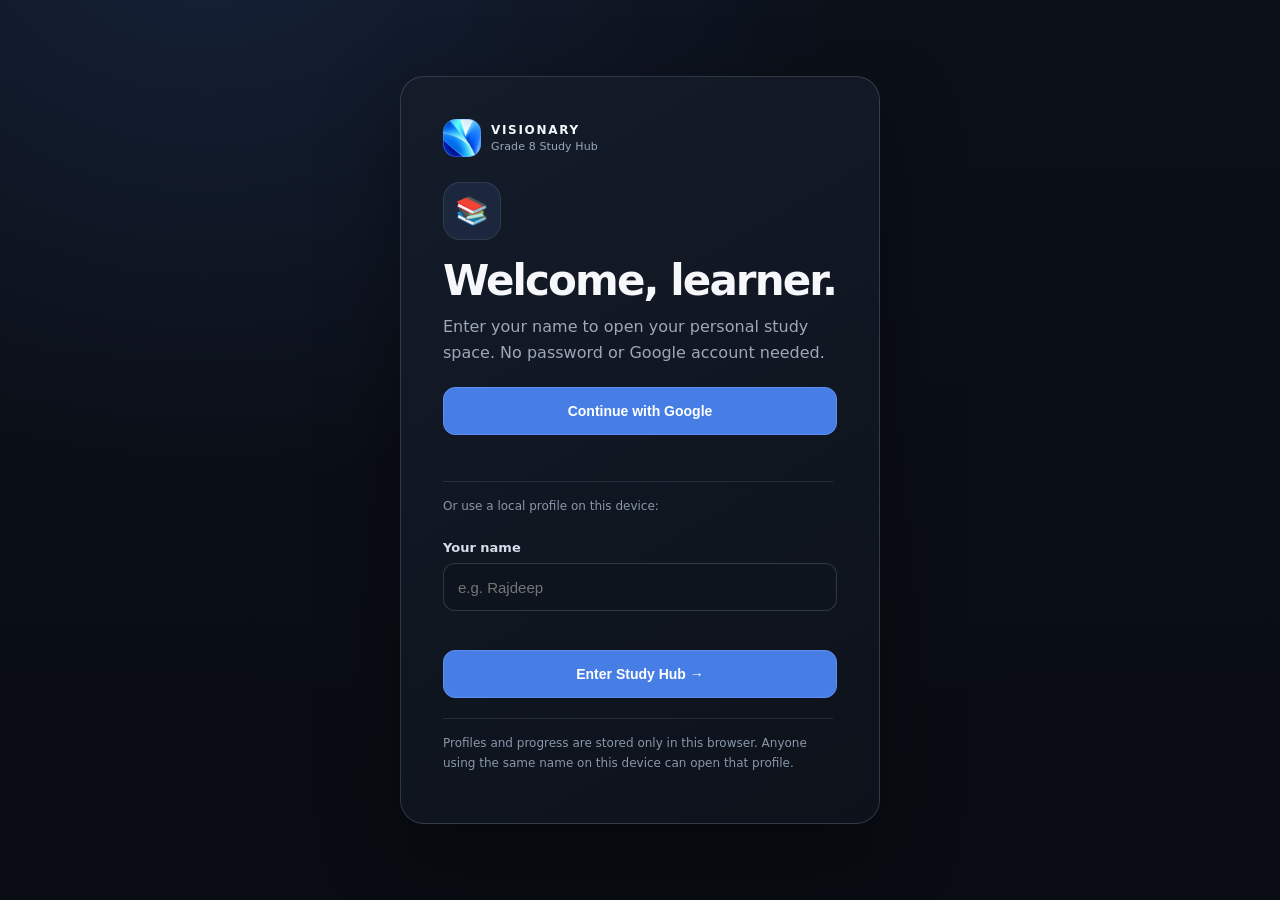
<file: index.html>
<!doctype html><html lang="en"><head><meta charset="UTF-8"><meta name="viewport" content="width=device-width,initial-scale=1"><title>Visionary | Grade 8 Study Hub</title><link rel="icon" type="image/png" href="assets/visionary-study-hub-logo.png?v=1"><script>if(!localStorage.getItem("v8profile"))location.replace("login.html");</script><style>
:root{font-family:Inter,system-ui,sans-serif;color:#f0f5ff;background:#090f20}*{box-sizing:border-box}body{margin:0;background:radial-gradient(ellipse at top left,#1c2c55,#090f20 65%);min-height:100vh}.wrap{max-width:1120px;margin:auto;padding:30px 20px}header{display:flex;justify-content:space-between;align-items:center;gap:12px}h1{font-size:clamp(28px,5vw,48px);margin:26px 0 8px}p{color:#abb9d4}.brand{font-weight:800;color:#93b7ff}.pill{border:1px solid #334767;padding:9px 13px;border-radius:50px;color:#bcd2fa;font-size:13px}.grid{display:grid;grid-template-columns:repeat(auto-fit,minmax(240px,1fr));gap:18px;margin-top:30px}.card{border:1px solid #334361;border-radius:20px;background:linear-gradient(145deg,#1c2a49,#121b30);overflow:hidden;cursor:pointer;transition:transform .25s,box-shadow .25s}.card:hover{transform:translateY(-5px);box-shadow:0 18px 40px #0006}.art{height:150px;display:grid;place-items:center;font-size:70px;background:linear-gradient(125deg,#233a68,#283e58,#16223d)}.pad{padding:19px}.pad h2{margin:0 0 8px;font-size:22px}.small{color:#b4c4df;font-size:14px}.btn{border:1px solid #526a92;background:#243a62;color:white;border-radius:12px;padding:12px 16px;cursor:pointer;text-decoration:none;display:inline-block;font-weight:650}.btn.primary{background:#5477ff;border-color:#5477ff}.btn:focus-visible,.card:focus-visible{outline:3px solid #9dbaff;outline-offset:3px}.top{display:flex;justify-content:space-between;gap:12px;align-items:center;flex-wrap:wrap;margin-top:24px}.hidden{display:none!important}.page{animation:turn .55s ease both;transform-origin:left center}@keyframes turn{from{opacity:0;transform:perspective(1100px) rotateY(-28deg) translateX(25px)}to{opacity:1;transform:perspective(1100px) rotateY(0)}}.chapter{display:flex;gap:14px;align-items:center;padding:13px;border:1px solid #34425c;background:#16213a;border-radius:15px;margin:11px 0;cursor:pointer}.chapter:hover{background:#233456}.thumb{width:112px;min-width:112px;height:74px;border-radius:11px;display:grid;place-items:center;background:linear-gradient(135deg,#385484,#1c2b49);font-size:28px}.chapter strong{display:block;margin-bottom:5px}.video{aspect-ratio:16/9;width:100%;border:0;border-radius:16px;background:#141d30}.lesson{max-width:850px}.note{border:1px solid #42506b;border-radius:12px;padding:13px;color:#c8d5ed;background:#17243e;margin:20px 0}input[type=search]{width:100%;padding:14px;border:1px solid #4b6085;border-radius:13px;background:#101a2e;color:white;margin-top:20px}label{display:flex;gap:9px;align-items:center;margin-top:15px}footer{margin:45px 0;color:#8396b6;font-size:13px}@media(max-width:550px){.thumb{width:80px;min-width:80px;height:66px}.wrap{padding:20px 14px}}
.auth-panel{margin:18px 0;padding:20px;border:1px solid #435a83;background:#14233f;border-radius:18px;max-width:520px}.auth-panel input{display:block;width:100%;padding:12px;margin:10px 0;background:#0b1630;border:1px solid #526b95;border-radius:10px;color:white}.auth-panel .btn{margin:5px}.auth-status{font-size:14px;color:#b9c9e9}.hidden{display:none!important}.video-list{display:grid;grid-template-columns:repeat(auto-fit,minmax(min(100%,290px),1fr));gap:16px;margin:20px 0}.video-card{border:1px solid #3b5175;border-radius:16px;overflow:hidden;background:#17243e}.video-card img{display:block;width:100%;aspect-ratio:16/9;object-fit:cover;background:#1a2a46}.video-info{padding:16px}.video-info h3{font-size:16px;line-height:1.4;margin:8px 0}.video-info p{font-size:13px;margin:6px 0}.video-label{font-size:12px;color:#b6caff}.video-warning{font-size:12px;color:#ffcf96}.video-empty{padding:20px;border:1px dashed #5b7094;border-radius:14px}.practice-panel{margin:28px 0;padding:22px;border:1px solid #3b5175;border-radius:18px;background:#15233c}.practice-panel h2{margin-top:0}.practice-question{border:1px solid #3b5175;padding:16px;border-radius:14px;margin:14px 0}.practice-question legend{font-weight:650;margin-bottom:12px;padding:0 6px}.practice-option{display:block;padding:9px 10px;margin:7px 0;border:1px solid #4a5c78;border-radius:10px;cursor:pointer}.practice-option input{margin-right:9px}.practice-result{margin:12px 0;padding:14px;border-radius:12px;background:#253b54}.practice-note{opacity:.82;font-size:13px}.practice-panel button{cursor:pointer}.practice-correct{border-color:#36b58a}.practice-wrong{border-color:#d98b70}.video-search-thumbnail,.video-thumb-fallback{display:grid;place-items:center;min-height:145px;border-radius:12px;background:linear-gradient(130deg,#23395b,#121d34);font-size:38px;color:#f0f4ff;margin-bottom:14px}.video-search-thumbnail{max-width:320px}.video-thumb-fallback{font-size:17px}.exam-controls{display:flex;flex-wrap:wrap;gap:10px;margin:18px 0}.exam-controls select{min-width:140px;flex:1;background:#162944;color:#fff;border:1px solid #64799a;border-radius:10px;padding:12px}.exam-controls button{flex:1;min-width:145px}.practice-question textarea{display:block;width:100%;box-sizing:border-box;min-height:100px;padding:12px;border:1px solid #6c82a1;border-radius:10px;background:#0c1930;color:#fff;font:inherit}.exam-clock{font-weight:750;color:#ffd18a}</style><link rel="stylesheet" href="workspace.css"><link rel="stylesheet" href="ui-polish.css?v=logo-1"><link rel="stylesheet" href="study-settings.css?v=1"></head><body>
<aside class="study-sidebar" id="studySidebar" aria-label="Study app navigation">
  <a class="study-side-brand" href="index.html"><img src="assets/visionary-study-hub-logo.png" alt=""><span>VISIONARY<small>Grade 8 Study Hub</small></span></a>
  <nav aria-label="Main navigation">
    <div class="study-side-caption">LEARN</div>
    <button type="button" class="study-link" data-study-nav="home" aria-current="page"><span class="study-icon" aria-hidden="true">⌂</span> Dashboard</button>
    <button type="button" class="study-link" data-study-nav="subjects"><span class="study-icon" aria-hidden="true">▦</span> Subjects</button>
    <a class="study-link" data-study-nav="timetable" href="timetable.html"><span class="study-icon" aria-hidden="true">▣</span> My Timetable</a>
    <button type="button" class="study-link" data-study-nav="notes"><span class="study-icon" aria-hidden="true">✎</span> Notes &amp; Files</button>
    <div class="study-side-caption">YOUR SPACE</div>
    <button type="button" class="study-link" data-study-nav="settings"><span class="study-icon" aria-hidden="true">⚙</span> Settings</button>
  </nav>
  <div class="study-side-foot">
    <div class="study-side-user" id="sideProfileName">Student profile</div>
    <button type="button" class="study-link signout" data-study-nav="logout"><span class="study-icon" aria-hidden="true">⇥</span> Log out</button>
  </div>
</aside>
<button type="button" id="studyOverlay" class="study-overlay" aria-label="Close navigation menu"></button>
<main class="wrap"><header><span class="brand"><span class="brand-mark" aria-hidden="true"></span><span class="brand-copy"><strong>VISIONARY</strong><small>Grade 8 Study Hub</small></span></span><span class="pill" id="counter">0 lessons completed</span><span class="pill" id="profileName" aria-label="Current student"></span><button class="btn" onclick="StudyWorkspace.open()" title="Open your Notes and Files study workspace">📚 Notes &amp; Files</button><button type="button" class="btn study-menu-button" id="sidebarToggle" aria-controls="studySidebar" aria-expanded="false">☰ Menu</button></header>
<section id="settingsPanel" class="page hidden study-panel" aria-labelledby="settingsTitle">
  <div class="study-panel-header">
    <div><p class="study-panel-kicker">MAKE IT YOURS</p><h1 id="settingsTitle">Settings</h1><p>Shape a comfortable study space that helps you focus. Changes save automatically on this device.</p></div>
    <button type="button" class="btn" onclick="goHome()">← Back to dashboard</button>
  </div>
  <div class="study-settings-grid">
    <section class="study-setting-card" aria-labelledby="themeTitle">
      <h2 id="themeTitle">Appearance</h2><p>Choose the lighting that feels right for your eyes.</p>
      <div class="study-choice-group" role="group" aria-label="Color theme">
        <button class="study-choice" type="button" data-pref-option="theme:dark" aria-pressed="true">🌙 Dark</button>
        <button class="study-choice" type="button" data-pref-option="theme:light" aria-pressed="false">☀️ Light</button>
        <button class="study-choice" type="button" data-pref-option="theme:system" aria-pressed="false">◐ System</button>
      </div>
    </section>
    <section class="study-setting-card" aria-labelledby="colorTitle">
      <h2 id="colorTitle">Accent color</h2><p>Pick your favorite highlight color.</p>
      <div class="study-choice-group" role="group" aria-label="Accent color">
        <button class="study-choice study-color" type="button" data-pref-option="accent:blue" aria-pressed="true" style="--swatch:#6486ff"><span class="dot" aria-hidden="true"></span> Blue</button>
        <button class="study-choice study-color" type="button" data-pref-option="accent:violet" aria-pressed="false" style="--swatch:#9873ee"><span class="dot" aria-hidden="true"></span> Violet</button>
        <button class="study-choice study-color" type="button" data-pref-option="accent:teal" aria-pressed="false" style="--swatch:#008c89"><span class="dot" aria-hidden="true"></span> Teal</button>
        <button class="study-choice study-color" type="button" data-pref-option="accent:coral" aria-pressed="false" style="--swatch:#d65b42"><span class="dot" aria-hidden="true"></span> Coral</button>
        <button class="study-choice study-color" type="button" data-pref-option="accent:gold" aria-pressed="false" style="--swatch:#ab7700"><span class="dot" aria-hidden="true"></span> Gold</button>
      </div>
    </section>
    <section class="study-setting-card" aria-labelledby="textTitle">
      <h2 id="textTitle">Reading comfort</h2><p>Adjust the text size for easier reading.</p>
      <div class="study-choice-group" role="group" aria-label="Reading text size">
        <button class="study-choice" type="button" data-pref-option="font:small">Small</button>
        <button class="study-choice" type="button" data-pref-option="font:normal">Comfortable</button>
        <button class="study-choice" type="button" data-pref-option="font:large">Large</button>
      </div>
    </section>
    <section class="study-setting-card" aria-labelledby="focusTitle">
      <h2 id="focusTitle">Focus &amp; accessibility</h2><p>Reduce visual distractions when you study.</p>
      <label class="study-setting-row" for="study-compact"><span><strong>Compact layout</strong><span>Show more content with smaller cards.</span></span><input type="checkbox" id="study-compact"></label>
      <label class="study-setting-row" for="study-motion"><span><strong>Reduce animation</strong><span>Use calmer transitions and less movement.</span></span><input type="checkbox" id="study-motion"></label>
    </section>
    <section class="study-setting-card wide" aria-labelledby="accountTitle">
      <h2 id="accountTitle">Account &amp; preferences</h2><p>Your progress and timetable stay on this device. Signing out will not delete them.</p>
      <div class="study-choice-group">
        <button class="study-choice" type="button" id="resetStudyPrefs">↺ Reset appearance settings</button>
        <button class="study-choice study-danger" type="button" data-study-nav="logout">Log out of Visionary Study</button>
      </div>
      <p class="study-settings-message" id="studyPrefStatus" aria-live="polite"></p>
      <p class="study-preference-note">Timetable blocks use a 12-hour clock with AM and PM.</p>
    </section>
  </div>
</section>
<section id="home" class="page"><section class="home-hero" aria-labelledby="homeTitle"><div class="home-hero-copy"><span class="home-eyebrow">VISIONARY · GRADE 8</span><h1 id="homeTitle">Your learning bookshelf.</h1><p>Choose a subject. Open a chapter. Learn at your own pace.</p><div class="home-hero-actions"><a class="btn primary" href="#subjects">Explore subjects <span aria-hidden="true">↓</span></a><button class="btn" type="button" onclick="StudyWorkspace.open()">Open Notes &amp; Files <span aria-hidden="true">↗</span></button><button id="continueLesson" class="btn continue-lesson hidden" type="button">Continue learning <span id="continueLessonLabel"></span></button></div><div class="home-progress"><span>Learning progress</span><strong id="homeProgress">0 chapters complete</strong></div></div><div class="home-hero-art" aria-hidden="true"><span class="hero-orbit hero-orbit-a"></span><span class="hero-orbit hero-orbit-b"></span><div class="hero-book-shadow"></div><div class="hero-book"><span class="hero-book-cover"></span><span class="hero-book-pages"></span><span class="hero-book-spine"></span><span class="hero-book-mark">V</span></div><span class="hero-float hero-float-top">✦ &nbsp; READY TO LEARN</span><span class="hero-float hero-float-bottom"><b>01</b> &nbsp; One chapter at a time</span></div></section><div class="home-subject-heading"><div><span class="home-eyebrow">YOUR CURRICULUM</span><h2>Explore your subjects</h2></div><p>Pick a subject to see its chapters.</p></div><div class="note" id="todayStudyCard" style="margin:24px 0;border-color:#638cff;background:linear-gradient(135deg,#1b3159,#12243e)"><h2>🕒 Your current study block</h2><p id="todayStudyText" aria-live="polite">Checking your timetable…</p><a class="btn primary" href="timetable.html" id="timetableAction">Create timetable →</a></div><div class="grid" id="subjects"></div></section><section id="folder" class="hidden page"><button class="btn" onclick="goHome()">← All subjects</button><h1 id="folderTitle"></h1><p>Choose a chapter to open your lesson.</p><input type="search" id="search" placeholder="Find a chapter..." oninput="renderChapters()"><div id="chapters"></div></section><section id="lesson" class="hidden page lesson"><button class="btn" onclick="openFolder(activeSubject)">← Back to chapters</button><h1 id="lessonTitle"></h1><div id="media"></div><p><button class="btn" type="button" onclick="StudyWorkspace.newStudyNote()">✎ Take notes for this chapter</button></p><div class="note video-disclosure"><strong>About these video suggestions</strong><br>Links may not be teacher-reviewed or match your exact textbook chapter. If no direct match is available, YouTube search results are unreviewed. Check the video title and source before studying.</div><label><input type="checkbox" id="done" onchange="saveProgress()"> Mark this chapter complete</label></section><section id="studyWorkspace" class="hidden"></section><footer>Learning resources link to their original creators on YouTube. Not affiliated with NCERT or YouTube.</footer></main><script>
const subjects=[["SST","🌍",["World Geography: Some Glimpses","India's Long Long Road to Independence","A Journey Through Indian Architecture","The Role of Judiciary in Our Society","Citizenship: Rights and Duties","Dynamics of Population","India's Urban Landscape","Cultural Currents: 13th to 17th Century"]],["English","📖",["The Cherry Tree","The Harvesting","Waiting for the Rain","Feathered Friends","Magnifying Glass","Biba Choudhary: The Beam of Light That Lit the Path for Women in Indian Science"]],["Maths","📐",["Fractions in Disguise","Baudhayana Pythagoras Theorem","Proportional Reasoning 2","Exploring Some Geometric Themes","Tales by Dots and Lines","Algebra Play","Area"]],["Science","🔬",["Light: Mirrors and Lenses","Electricity, Magnetism, and Heating Effects","Pressure, Winds, Storms, and Cyclones","The Amazing World of Solutes, Solvents, and Solutions","Keeping Time with Skies","How Nature Works in Harmony","Our Home, Earth: A Unique Life-Sustaining Planet"]],["Hindi","📙",["नहीं मांगता प्रभु","सारंगी, धनुष और हिम्मत","मुंबई डिब्बेवाला","निन्यानवे का चक्कर","तिरुवल्लुवर के दोहे","सपनों की उड़ान","पूर्वाख्यायिका","छोड़ो कल की बातें"]],["Marathi","📕",["गिर्यारोहणाचा अनुभव","झुळूक","आम्ही हवे आहोत का?","जीवनगाणी","शब्दकोश","संतवाणी (भाग १)","संतवाणी (भाग २)"]]];
const verified={"Science|Light: Mirrors and Lenses":"tGZ2gc-kzLY"};
let activeSubject=0,activeChapter=0;
let profile=localStorage.getItem('v8profile')||'';document.getElementById('profileName').textContent='👤 '+(profile.startsWith('google:')?'Google learner':profile);let state={};function loadProfile(){try{state=JSON.parse(localStorage.getItem('v8done:'+profile)||'{}')}catch{state={}};updateCount();if(typeof renderChapters==='function'&&document.getElementById('chapters'))renderChapters()}
const $=id=>document.getElementById(id);
const key=()=>activeSubject+'-'+activeChapter;
function updateCount(){const done=Object.values(state).filter(Boolean).length,total=subjects.reduce((n,s)=>n+s[2].length,0);$('counter').textContent=done+' lessons completed';const progress=$('homeProgress');if(progress)progress.textContent=done+' of '+total+' chapters complete';const button=$('continueLesson'),label=$('continueLessonLabel');if(button&&label){let last=null;try{last=JSON.parse(localStorage.getItem('v8lastlesson:'+profile)||'null')}catch{}if(last&&Number.isInteger(last.subject)&&Number.isInteger(last.chapter)&&subjects[last.subject]?.[2]?.[last.chapter]){label.textContent=subjects[last.subject][2][last.chapter];button.classList.remove('hidden');button.onclick=()=>{openFolder(last.subject);openLesson(last.chapter)}}else button.classList.add('hidden')}}
function show(id){document.getElementById('studyWorkspace')?.classList.add('hidden');window.studySetCurrentNav?.(id==='settingsPanel'?'settings':id==='home'?'home':'subjects');['home','folder','lesson','settingsPanel'].forEach(x=>{$(x).classList.toggle('hidden',x!==id);$(x).classList.remove('page');void $(x).offsetWidth;$(x).classList.add('page')});scrollTo(0,0)}
function goHome(){show('home')}
function openFolder(i){activeSubject=i;$('folderTitle').textContent=subjects[i][1]+' '+subjects[i][0];$('search').value='';renderChapters();show('folder')}
function renderChapters(){let [subject,emoji,names]=subjects[activeSubject];let q=$('search').value.toLowerCase();$('chapters').replaceChildren();names.forEach((name,j)=>{if(!name.toLowerCase().includes(q))return;let item=document.createElement('div');item.className='chapter';item.tabIndex=0;item.setAttribute('role','button');item.innerHTML='<div class="thumb">'+emoji+'</div><div><strong></strong><span class="small"></span></div>';item.querySelector('strong').textContent=name;item.querySelector('.small').textContent='Chapter '+(j+1)+(state[activeSubject+'-'+j]?' · ✓ Completed':'');item.onclick=()=>openLesson(j);item.onkeydown=e=>{if(e.key==='Enter'||e.key===' '){e.preventDefault();openLesson(j)}};$('chapters').append(item)})}
let videoCatalog=[];let videoLoaded=false;let videoError=false;
async function loadVideos(){try{const r=await fetch('grade8-videos.json',{cache:'no-cache'});if(!r.ok)throw Error('HTTP '+r.status);const data=await r.json();if(!Array.isArray(data))throw Error('Invalid catalog');videoCatalog=data;videoLoaded=true;if(!$('lesson').classList.contains('hidden'))renderLessonVideos()}catch(e){videoError=true;if(!$('lesson').classList.contains('hidden'))renderLessonVideos()}}
function node(tag,cls,txt){const el=document.createElement(tag);if(cls)el.className=cls;if(txt!==undefined)el.textContent=txt;return el}
function renderLessonVideos(){const media=$('media');media.replaceChildren();const subject=subjects[activeSubject][0],name=subjects[activeSubject][2][activeChapter],subjectName=subject==='Maths'?'Mathematics':subject==='SST'?'Social Science':subject;
if(!videoLoaded&&!videoError){media.append(node('p','','Loading chapter videos…'));return}
const entry=videoCatalog.find(x=>x.subject===subjectName&&x.chapterNumber===activeChapter+1);
const videos=(entry?.videos||[]).filter(v=>/^[\w-]{11}$/.test(v.videoId||'')&&v.url==='https://www.youtube.com/watch?v='+v.videoId);
if(videos.length){media.append(node('p','small',videos.length+' video'+(videos.length===1?'':'s')+' suggested for this chapter · Links and thumbnails from Claude research; content not independently watched or verified.'));
const list=node('div','video-list');videos.forEach(v=>{const card=node('article','video-card');const link=node('a');link.href=v.url;link.target='_blank';link.rel='noopener noreferrer';link.setAttribute('aria-label','Watch '+v.title+' on YouTube');const img=node('img');img.src='https://img.youtube.com/vi/'+v.videoId+'/hqdefault.jpg';img.alt='YouTube thumbnail for '+v.title;img.loading='lazy';img.onerror=()=>{if(!img.dataset.fallback){img.dataset.fallback='1';img.src='https://img.youtube.com/vi/'+v.videoId+'/mqdefault.jpg'}else{img.replaceWith(node('div','video-thumb-fallback','▶ YouTube video'))}};link.append(img);card.append(link);const info=node('div','video-info');info.append(node('div','video-label','#'+(v.chapterRank||'?')+' Suggested · '+v.type+' · '+(v.duration||'Duration unknown')+' · '+(v.language||'Language unknown')));info.append(node('h3','',v.title));info.append(node('p','',v.channel||'Channel unknown'));if(v.confidence==='Low'||/confirm|check|may not|not confirmed|part of/i.test(v.reason||''))info.append(node('p','video-warning','⚠ Check textbook match: '+(v.reason||'Uncertain match')));info.append(node('p','practice-note','Ranking uses supplied metadata, not independent viewing. '+(v.confidence||'Unrated')+' source confidence.'));const watch=node('a','btn primary','▶ Watch on YouTube');watch.href=v.url;watch.target='_blank';watch.rel='noopener noreferrer';info.append(watch);card.append(info);list.append(card)});media.append(list)}
else{const empty=node('div','video-empty');const thumb=node('div','video-search-thumbnail','⌕');thumb.setAttribute('aria-hidden','true');empty.append(thumb);empty.append(node('span','video-search-label','External search · unreviewed results'));empty.append(node('h3','','No reviewed video is available for this chapter yet'));empty.append(node('p','','This opens YouTube search results, not a verified lesson. Check the title and source to confirm the match with your textbook.'));const query='Grade 8 '+subjectName+' '+name+' textbook lesson explanation';const link=node('a','btn primary','Search YouTube results ↗');link.target='_blank';link.rel='noopener noreferrer';link.href=entry?.searchUrl||'https://www.youtube.com/results?search_query='+encodeURIComponent(query);empty.append(link);media.append(empty)}
if(videoError)media.prepend(node('p','video-warning','Video catalog could not load. Please refresh the page.'))}
function openLesson(j){activeChapter=j;const name=subjects[activeSubject][2][j];try{localStorage.setItem('v8lastlesson:'+profile,JSON.stringify({subject:activeSubject,chapter:j}))}catch{}$('lessonTitle').textContent=name;$('done').checked=!!state[key()];show('lesson');renderLessonVideos();renderPractice()}
let assessmentData=null,practiceLoadFailed=false,examTimer=null,examDeadline=0;
async function loadPractice(){try{const r=await fetch('chapter-assessments.json',{cache:'no-cache'});if(!r.ok)throw Error('Unavailable');assessmentData=await r.json()}catch(e){practiceLoadFailed=true}if(!$('lesson').classList.contains('hidden'))renderPractice()}
function practiceKey(){return 'v8exam:'+profile+':'+subjects[activeSubject][0]+':'+activeChapter}
function renderPractice(){if(examTimer){clearInterval(examTimer);examTimer=null}let host=$('practiceArea');if(!host){host=document.createElement('section');host.id='practiceArea';host.className='practice-panel';$('media').insertAdjacentElement('afterend',host)}host.replaceChildren();host.append(node('h2','','📝 Chapter Practice & Mock Tests'));if(!assessmentData){host.append(node('p','practice-note',practiceLoadFailed?'Assessment data unavailable. Refresh the page.':'Loading assessments…'));return}const subject=subjects[activeSubject][0],chapter=subjects[activeSubject][2][activeChapter];const entry=assessmentData.chapters.find(x=>x.subject===subject&&x.chapterNumber===activeChapter+1);const bank=assessmentData.objectiveBanks.find(x=>x.subject===subject&&x.chapter===chapter);if(!entry){host.append(node('p','','Chapter assessment unavailable.'));return}
host.append(node('p','practice-note','Choose a level and a test type. Written responses are self-reviewed with your textbook; they are not automatically marked as correct.'));const controls=node('div','exam-controls');const level=document.createElement('select');level.setAttribute('aria-label','Difficulty');['easy','medium','hard'].forEach(v=>{const opt=node('option','',v[0].toUpperCase()+v.slice(1));opt.value=v;level.append(opt)});const mode=document.createElement('select');mode.setAttribute('aria-label','Assessment mode');[['study','Practice questions'],['mock','Timed mock test'],['objective','MCQ and fill-in-the-blank test']].forEach(([v,t])=>{const opt=node('option','',t);opt.value=v;if(v==='objective'&&!bank)opt.disabled=true;mode.append(opt)});const start=node('button','btn primary','Start assessment');start.type='button';controls.append(level,mode,start);host.append(controls);const best=node('p','practice-note');const history=JSON.parse(localStorage.getItem(practiceKey())||'[]');best.textContent=history.length?'Attempts on this device: '+history.length+' · Latest: '+history[history.length-1].summary:'No attempts saved yet.';host.append(best);const area=node('div');host.append(area);
start.onclick=()=>{if(examTimer){clearInterval(examTimer);examTimer=null}area.replaceChildren();const difficulty=level.value,kind=mode.value;const items=kind==='objective'?(bank?.items.filter(x=>x.difficulty===difficulty)||[]):entry.levels[difficulty];if(!items.length){area.append(node('p','','No reviewed objective questions at this level. Choose written practice.'));return}const form=node('form');const clock=node('p','exam-clock');const timed=kind==='mock';if(timed){examDeadline=Date.now()+15*60*1000;form.append(clock)}const questions=kind==='mock'?items.slice(0,6):items;questions.forEach((q,i)=>{const field=node('fieldset','practice-question');field.append(node('legend','',(i+1)+'. '+q.question));if(kind==='objective'){q.options.forEach((opt,j)=>{const label=node('label','practice-option');const radio=document.createElement('input');radio.type='radio';radio.name='q'+i;radio.value=String(j);label.append(radio,document.createTextNode(opt));field.append(label)})}else{const input=document.createElement('textarea');input.name='q'+i;input.rows=4;input.placeholder='Write your answer with chapter-specific evidence…';input.setAttribute('aria-label','Answer to question '+(i+1));field.append(input)}form.append(field)});const submit=node('button','btn primary','Submit assessment');submit.type='submit';form.append(submit);const result=node('div');result.setAttribute('aria-live','polite');form.append(result);area.append(form);let submitted=false;const finish=()=>{if(submitted)return;submitted=true;if(examTimer){clearInterval(examTimer);examTimer=null}submit.disabled=true;result.replaceChildren();let summary;if(kind==='objective'){let score=0;questions.forEach((q,i)=>{const picked=form.querySelector('input[name="q'+i+'"]:checked');const ok=picked&&Number(picked.value)===q.answer;if(ok)score++;result.append(node('p','practice-result '+(ok?'practice-correct':'practice-wrong'),(ok?'✓ ':'✗ ')+'Q'+(i+1)+': '+q.options[q.answer]+'. '+q.explanation))});summary='Objective '+difficulty+': '+score+'/'+questions.length;result.prepend(node('h3','',summary))}else{const answered=questions.filter((_,i)=>form.elements['q'+i]?.value.trim()).length;summary=(timed?'Mock test':'Written practice')+' '+difficulty+': '+answered+'/'+questions.length+' responses';result.append(node('h3','',summary));result.append(node('p','practice-note','Self-review each response using your textbook. These questions have not been textbook-verified and cannot be auto-scored.'));questions.forEach((q,i)=>result.append(node('p','practice-result','Q'+(i+1)+' review: '+q.markingGuide)))}const record={date:new Date().toISOString(),summary,difficulty,kind};const history=JSON.parse(localStorage.getItem(practiceKey())||'[]');history.push(record);localStorage.setItem(practiceKey(),JSON.stringify(history.slice(-30)));best.textContent='Attempts on this device: '+Math.min(history.length,30)+' · Latest: '+summary;form.querySelectorAll('input,textarea').forEach(el=>el.disabled=true);result.scrollIntoView({block:'nearest',behavior:'smooth'})};form.addEventListener('submit',e=>{e.preventDefault();finish()});if(timed){const tick=()=>{const left=Math.max(0,Math.ceil((examDeadline-Date.now())/1000));clock.textContent='⏱ Time remaining: '+Math.floor(left/60)+':'+String(left%60).padStart(2,'0');if(left===0)finish()};tick();examTimer=setInterval(tick,1000)}}}
function saveProgress(){state[key()]=$('done').checked;localStorage.setItem('v8done:'+profile,JSON.stringify(state));updateCount();window.saveCloudProgress?.()}
async function logoutStudy(){
  const old=localStorage.getItem('v8profile')||'';
  localStorage.removeItem('v8profile');
  if(old.startsWith('google:')){
    try{
      const sdk=await import('https://esm.sh/@supabase/supabase-js@2.49.10');
      const client=sdk.createClient('https://hnsjeoauzresxkbfrodu.supabase.co','sb_publishable_0D0se4u5F0n6z9Xgx3sUQg_o96wTS58');
      await client.auth.signOut();
    }catch(err){console.warn('Google sign-out could not be confirmed:',err)}
  }
  location.replace('login.html');
}
function switchProfile(){logoutStudy()}if(!profile)location.replace('login.html');else loadProfile();subjects.forEach(([name,emoji,chapters],i)=>{let c=document.createElement('div');c.className='card';c.tabIndex=0;c.setAttribute('role','button');c.innerHTML='<div class="art">'+emoji+'</div><div class="pad"><h2></h2><span class="small">'+chapters.length+' chapters · Open book →</span></div>';c.querySelector('h2').textContent=name;c.onclick=()=>openFolder(i);c.onkeydown=e=>{if(e.key==='Enter'||e.key===' '){e.preventDefault();openFolder(i)}};$('subjects').append(c)});updateCount();loadVideos();loadPractice();
</script><script src="workspace.js?v=6e6d7ce"></script><script src="study-settings.js?v=1" defer></script><script>window.VISIONARY_ANALYTICS_ENDPOINT='https://hnsjeoauzresxkbfrodu.supabase.co/functions/v1/ingest-event';</script>
<script src="visionary-analytics.js" data-site="study"></script>
<script>
(()=>{const output=document.getElementById('todayStudyText');if(!output)return;
const raw=localStorage.getItem('v8profile');let profile;try{profile=JSON.parse(raw||'null')}catch{profile=null}
const profileKey=typeof profile==='string'?profile:(profile&&typeof profile==='object'?(profile.id||profile.name||profile.email||'default'):'default');
const storage='visionary-grade8-timetable-v2:'+String(profileKey).slice(0,100);
const dayNames=['Sunday','Monday','Tuesday','Wednesday','Thursday','Friday','Saturday'];
const subjects=['Mathematics','Science','English','Social Science','Hindi','Marathi'];
const toMinutes=t=>{const parts=String(t).split(':').map(Number);return parts[0]*60+parts[1]};
const format=m=>{const h=Math.floor(m/60)%24;return (h%12||12)+':'+String(m%60).padStart(2,'0')+' '+(h<12?'AM':'PM')};
function update(){let plan;try{plan=JSON.parse(localStorage.getItem(storage)||'null')}catch{}if(!plan?.days){document.getElementById('timetableAction').textContent='Create timetable →';output.textContent='No timetable yet. Create one to see your current or next study session here.';return}
document.getElementById('timetableAction').textContent='Edit timetable →';const now=new Date(),day=dayNames[now.getDay()],current=now.getHours()*60+now.getMinutes();
const active=plan.days.find(d=>d.day===day&&d.on);if(!active){output.textContent='No study sessions planned today. Enjoy your free time!';return}
const start=toMinutes(active.start),end=toMinutes(active.end),length=Number(plan.minutes)||35,breakTime=Number(plan.breaks)||10;
if(!Number.isFinite(start)||!Number.isFinite(end)||end<=start){output.textContent='Update your timetable to see study sessions.';return}
const slots=[];let cursor=start,blocks=0;while(cursor+20<=end&&blocks<4){const duration=Math.min(length,end-cursor);if(duration<20)break;let subject=subjects[(blocks+dayNames.indexOf(day))%subjects.length];if(plan.focus&&blocks===0)subject=plan.focus;let label=subject+' · '+(plan.goal==='revision'?'Revision & practice':plan.goal==='homework'?'Practice questions':'Learn & practise');if(plan.homework&&blocks===1)label='Homework & assignments';if(plan.review&&day===plan.days.filter(d=>d.on).at(-1)?.day&&end-cursor<=length+breakTime+20)label='Weekly review & plan ahead';slots.push({start:cursor,end:cursor+duration,label});cursor+=duration;blocks++;if(cursor+breakTime+20<=end)cursor+=breakTime;else break}
const ongoing=slots.find(x=>current>=x.start&&current<x.end);const upcoming=slots.find(x=>x.start>current);
if(ongoing)output.textContent='Now studying: '+ongoing.label+' · '+format(ongoing.start)+' – '+format(ongoing.end);
else if(upcoming)output.textContent='Next study block: '+upcoming.label+' · '+format(upcoming.start)+' – '+format(upcoming.end);
else output.textContent=current<start?'Your study time begins at '+format(start)+'.':'Your planned study sessions are finished for today.'}
update();setInterval(update,60000);window.addEventListener('storage',update);document.addEventListener('visibilitychange',()=>{if(!document.hidden)update()});
})();
</script></body></html>
</file>
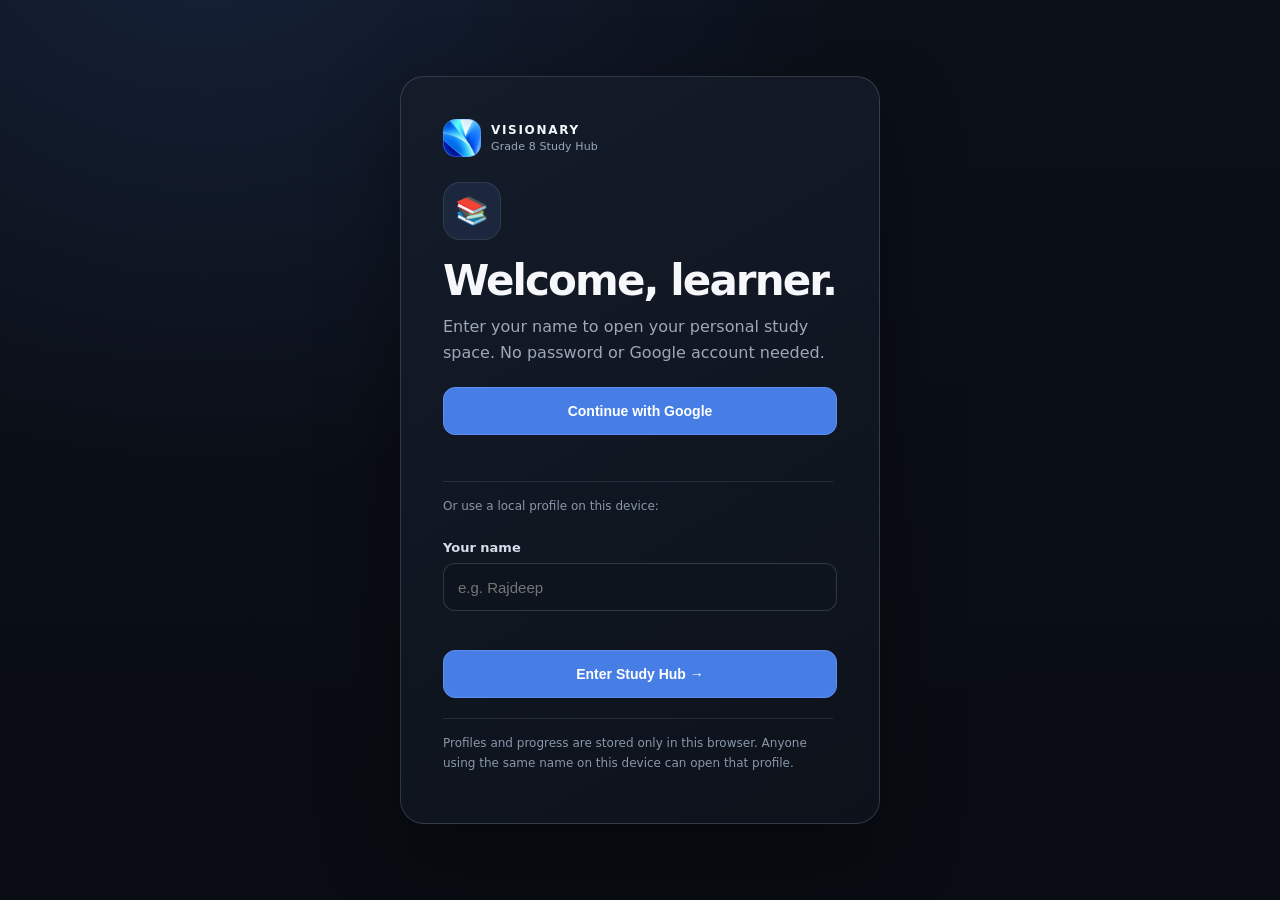
<file: login.html>
<!doctype html>
<html lang="en"><head><meta charset="utf-8"><meta name="viewport" content="width=device-width,initial-scale=1"><title>Welcome | Visionary Grade 8</title><link rel="icon" type="image/png" href="assets/visionary-study-hub-logo.png?v=1"><style>
:root{font-family:Inter,system-ui,sans-serif;color:#f4f7ff;background:#090f20}*{box-sizing:border-box}body{min-height:100vh;margin:0;display:grid;place-items:center;padding:20px;background:radial-gradient(circle at 20% 15%,#304b85 0,transparent 40%),radial-gradient(circle at 90% 90%,#28345b 0,transparent 42%),#090f20}.panel{width:min(100%,450px);padding:clamp(25px,6vw,45px);border-radius:25px;border:1px solid #455779;background:linear-gradient(155deg,#1d2b49,#101a30);box-shadow:0 30px 80px #0008}.brand{font-weight:800;letter-spacing:.13em;color:#9dbbff}.icon{font-size:45px;margin:22px 0 5px}h1{font-size:clamp(30px,6vw,40px);margin:8px 0}p{color:#b4c4df;line-height:1.6}label{display:block;margin-top:26px;margin-bottom:9px;font-weight:650}input{width:100%;padding:15px;border:1px solid #60739b;border-radius:13px;background:#0a1530;color:#fff;font-size:16px}input:focus{outline:2px solid #86a6ff}button{width:100%;padding:15px;border:0;border-radius:13px;background:#6484ff;color:#fff;font-size:16px;font-weight:750;margin-top:16px;cursor:pointer}button:hover{background:#7996ff}.error{color:#ffc1c1;min-height:20px;font-size:14px}.foot{font-size:12px;text-align:center;margin-top:20px}</style><link rel="stylesheet" href="ui-polish.css?v=logo-1"></head><body><main class="panel"><div class="brand"><span class="brand-mark" aria-hidden="true"></span><span class="brand-copy"><strong>VISIONARY</strong><small>Grade 8 Study Hub</small></span></div><div class="icon">📚</div><h1>Welcome, learner.</h1><p>Enter your name to open your personal study space. No password or Google account needed.</p><button id="googleSignIn" type="button">Continue with Google</button><p id="googleStatus" class="error" role="status"></p><p class="foot">Or use a local profile on this device:</p><form id="entry"><label for="name">Your name</label><input id="name" name="name" maxlength="32" minlength="2" autocomplete="nickname" placeholder="e.g. Rajdeep" required><p id="error" class="error" role="alert"></p><button type="submit">Enter Study Hub →</button></form><p class="foot">Profiles and progress are stored only in this browser. Anyone using the same name on this device can open that profile.</p></main><script>
if(localStorage.getItem('v8profile')&&!new URLSearchParams(location.search).has('oauth'))location.replace('index.html');
document.getElementById('entry').addEventListener('submit',e=>{e.preventDefault();const n=document.getElementById('name').value.trim().replace(/\s+/g,' ');if(n.length<2){document.getElementById('error').textContent='Enter at least 2 characters.';return}localStorage.setItem('v8profile',n.toLocaleLowerCase());location.replace('index.html')});
</script><script type="module">
import {createClient} from 'https://esm.sh/@supabase/supabase-js@2.49.10';
const client=createClient('https://hnsjeoauzresxkbfrodu.supabase.co','sb_publishable_0D0se4u5F0n6z9Xgx3sUQg_o96wTS58');
const status=document.getElementById('googleStatus');
document.getElementById('googleSignIn').onclick=async()=>{status.textContent='Opening Google sign-in…';const {error}=await client.auth.signInWithOAuth({provider:'google',options:{redirectTo:location.origin+location.pathname+'?oauth=1'}});if(error)status.textContent=error.message};
const {data:{session}}=await client.auth.getSession();if(session?.user){localStorage.setItem('v8profile','google:'+session.user.id);location.replace('index.html')}
</script></body></html>
</file>
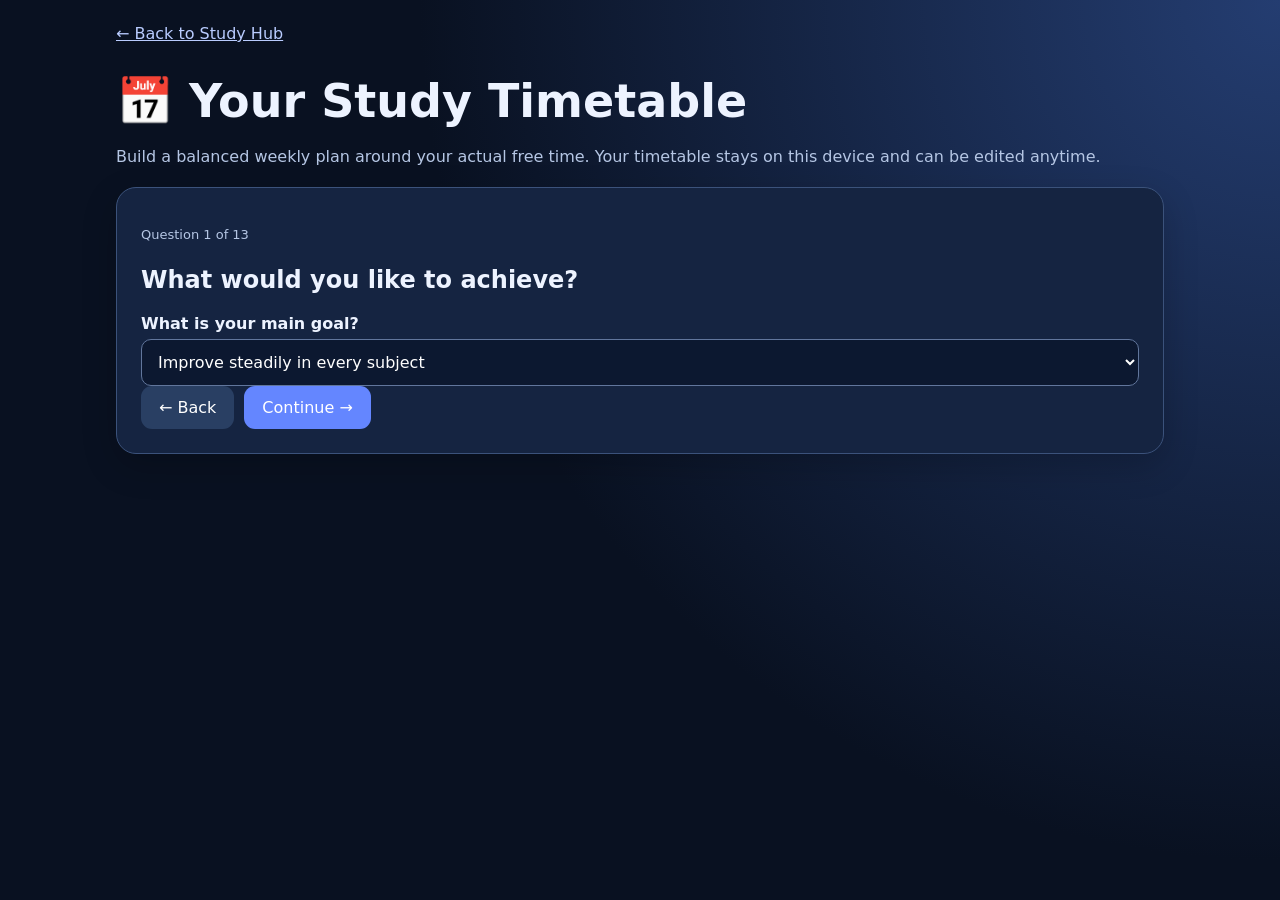
<file: timetable.html>
<!doctype html><html lang="en"><head><meta charset="utf-8"><meta name="viewport" content="width=device-width,initial-scale=1"><title>My Study Timetable | Visionary</title><style>:root{font-family:Inter,system-ui,sans-serif;color:#edf3ff;background:#091121}*{box-sizing:border-box}body{margin:0;background:radial-gradient(circle at top right,#243d71,#091121 55%);min-height:100vh}.wrap{max-width:1080px;margin:auto;padding:24px 16px 70px}a{color:#b9ccff}h1{font-size:clamp(28px,5vw,46px);margin-bottom:8px}p,small{color:#b5c6e4;line-height:1.6}.panel{background:#152441;border:1px solid #3b527b;border-radius:20px;padding:24px;margin:18px 0;box-shadow:0 12px 35px #0003}label{display:block;margin:15px 0 6px;font-weight:600}input,select{width:100%;padding:12px;border-radius:10px;border:1px solid #61769c;background:#0c1830;color:#fff;font:inherit}input[type=checkbox]{width:auto;accent-color:#6c91ff}button,.btn{display:inline-block;padding:12px 18px;border:0;border-radius:11px;background:#6486ff;color:white;font-weight:700;cursor:pointer;text-decoration:none;font:inherit}button:focus-visible,a:focus-visible{outline:3px solid #fff;outline-offset:3px}.secondary{background:#293f63}.grid{display:grid;grid-template-columns:repeat(auto-fit,minmax(210px,1fr));gap:14px}.days{display:grid;grid-template-columns:repeat(auto-fit,minmax(140px,1fr));gap:9px}.day{padding:12px;background:#0c1a33;border-radius:12px}.day label{margin:0}.slot{padding:12px;border-radius:12px;background:#0c1a33;margin:8px 0;border-left:4px solid #7ca3ff}.slot b{display:block;margin-bottom:5px}.hidden{display:none}.hint{font-size:13px}.actions{display:flex;gap:10px;flex-wrap:wrap}.error{color:#ffc3ac}table{width:100%;border-collapse:collapse}th,td{padding:10px;text-align:left;border-bottom:1px solid #3b527b} @media print{body{background:#fff;color:#000}.panel,.slot{background:#fff;color:#000;box-shadow:none;border-color:#aaa}p,small{color:#333}button,.noprint{display:none}.slot{break-inside:avoid}}</style><style>
:root{--timetable-accent:#6486ff}
button:not(.secondary),.btn:not(.secondary){background:var(--timetable-accent)}
html[data-study-theme="light"]{color-scheme:light}
html[data-study-theme="light"] body{background:radial-gradient(circle at 15% 0,#e9f0ff,#f5f7fc 58%);color:#1b2d48}
html[data-study-theme="light"] .panel{background:#fff;color:#1b2d48;border-color:#d4e0ef;box-shadow:0 12px 34px #152f5315}
html[data-study-theme="light"] h1,html[data-study-theme="light"] h2,html[data-study-theme="light"] h3,html[data-study-theme="light"] label{color:#1b2d48}
html[data-study-theme="light"] p,html[data-study-theme="light"] small{color:#5b6b83}
html[data-study-theme="light"] .day,html[data-study-theme="light"] .slot{background:#f1f5fc;color:#1b2d48}
html[data-study-theme="light"] input,html[data-study-theme="light"] select{background:#fff;color:#1b2d48;border-color:#c7d5e9}
html[data-study-theme="light"] a{color:#3258b7}
html[data-study-theme="light"] .secondary{background:#e8eef9;color:#2b4060}
@media print{html[data-study-theme="light"] body{background:white}}
</style><script>
try{
 const active=localStorage.getItem('v8profile')||'local';
 const p=JSON.parse(localStorage.getItem('visionary-study:preferences:v1:'+active)||'null')||{};
 const light=p.theme==='light'||(p.theme==='system'&&window.matchMedia('(prefers-color-scheme:light)').matches);
 document.documentElement.dataset.studyTheme=light?'light':'dark';
 const accents={blue:'#6486ff',violet:'#9873ee',teal:'#008c89',coral:'#d65b42',gold:'#ab7700'};
 document.documentElement.style.setProperty('--timetable-accent',accents[p.accent]||accents.blue);
}catch{}
</script></head><body><main class="wrap"><a href="index.html" class="noprint">← Back to Study Hub</a><h1>📅 Your Study Timetable</h1><p>Build a balanced weekly plan around your actual free time. Your timetable stays on this device and can be edited anytime.</p><form id="planner" class="panel"><h2>1. Tell us about your study goals</h2><div class="grid"><div><label for="goal">What is your main goal?</label><select id="goal"><option value="balanced">Improve steadily in every subject</option><option value="revision">Revise for upcoming exams</option><option value="homework">Stay on top of homework</option></select></div><div><label for="focus">Which subject needs extra attention?</label><select id="focus"><option value="">All subjects equally</option><option>Mathematics</option><option>Science</option><option>English</option><option>Social Science</option><option>Hindi</option><option>Marathi</option></select></div><div><label for="minutes">Preferred study block</label><select id="minutes"><option value="25">25 minutes</option><option value="35" selected>35 minutes</option><option value="45">45 minutes</option></select></div><div><label for="breaks">Break between blocks</label><select id="breaks"><option value="5">5 minutes</option><option value="10" selected>10 minutes</option><option value="15">15 minutes</option></select></div></div><h2>2. When are you free?</h2><p class="hint">Select the days you want to study and enter the free-time window for each. Keep sleep, school, meals, exercise and relaxation outside these windows.</p><div class="days" id="days"></div><h2>3. Your preferences</h2><label><input type="checkbox" id="homework" checked> Reserve time for homework</label><label><input type="checkbox" id="review" checked> Include a short weekly review</label><p class="hint">The plan is a suggestion, not a guarantee of marks. Consistent learning, rest and asking for help matter more than long hours.</p><button type="submit">✨ Generate my timetable</button></form><section id="output" class="panel hidden" aria-live="polite"><h2>Your personalized weekly plan</h2><p id="summary"></p><div id="schedule"></div><div class="actions noprint"><button type="button" id="print">Print / Save PDF</button><button type="button" id="clear" class="secondary">Clear saved timetable</button></div></section></main><script>
const $=id=>document.getElementById(id),days=['Monday','Tuesday','Wednesday','Thursday','Friday','Saturday','Sunday'],subjects=['Mathematics','Science','English','Social Science','Hindi','Marathi'];const profile=(()=>{try{return JSON.parse(localStorage.getItem('v8profile')||'null')}catch{return null}})();const profileKey=typeof profile==='string'?profile:(profile&&typeof profile==='object'?(profile.id||profile.name||profile.email||'default'):'default');const storage='visionary-grade8-timetable-v2:'+String(profileKey).slice(0,100);const minutes=t=>{const [h,m]=t.split(':').map(Number);return h*60+m};const fmt=m=>{const h=Math.floor(m/60)%24;return (h%12||12)+':'+String(m%60).padStart(2,'0')+' '+(h<12?'AM':'PM')};const node=(tag,text,cls)=>{const el=document.createElement(tag);if(text!==undefined)el.textContent=text;if(cls)el.className=cls;return el};days.forEach((d,i)=>{const box=node('div',undefined,'day');box.innerHTML='<label><input type="checkbox" class="enabled" '+(i<6?'checked':'')+'> '+d+'</label><label>From <input class="start" type="time" value="'+(i<5?'17:00':'10:00')+'"></label><label>Until <input class="end" type="time" value="'+(i<5?'19:00':'12:00')+'"></label>';box.dataset.day=d;$('days').append(box)});
function collect(){return {goal:$('goal').value,focus:$('focus').value,minutes:Number($('minutes').value),breaks:Number($('breaks').value),homework:$('homework').checked,review:$('review').checked,days:[...document.querySelectorAll('.day')].map(b=>({day:b.dataset.day,on:b.querySelector('.enabled').checked,start:b.querySelector('.start').value,end:b.querySelector('.end').value}))}}
function render(p){const root=$('schedule');root.replaceChildren();let total=0,done=0;const selected=p.days.filter(d=>d.on);if(!selected.length)throw Error('Select at least one study day.');const focus=p.focus;for(const [idx,d] of selected.entries()){const start=minutes(d.start),end=minutes(d.end);if(!d.start||!d.end||end<=start)throw Error('Check the free-time window for '+d.day+'.');if(end-start<20)throw Error('Allow at least 20 minutes on '+d.day+'.');const section=node('section');section.append(node('h3',d.day));let cursor=start,blocks=0;const maxBlocks=4;while(cursor+20<=end&&blocks<maxBlocks){const remain=end-cursor,block=Math.min(p.minutes,remain);if(block<20)break;let subject=subjects[(done+idx)%subjects.length];if(focus&&blocks===0)subject=focus;let label=subject+' · '+(p.goal==='revision'?'Revision & practice':p.goal==='homework'?'Practice questions':'Learn & practise');if(p.homework&&blocks===1)label='Homework & assignments';if(p.review&&idx===selected.length-1&&remain<=p.minutes+p.breaks+20)label='Weekly review & plan ahead';const slot=node('div',undefined,'slot');slot.append(node('b',fmt(cursor)+'–'+fmt(cursor+block)));slot.append(node('span',label));section.append(slot);cursor+=block;total+=block;done++;blocks++;if(cursor+p.breaks+20<=end){section.append(node('small','Break · '+p.breaks+' minutes'));cursor+=p.breaks}else break}if(blocks===0)throw Error('No study block fits on '+d.day+'.');root.append(section)}$('summary').textContent=selected.length+' study days · '+Math.round(total/60*10)/10+' planned hours/week. Study actively, take breaks and adjust when schoolwork changes.';$('output').classList.remove('hidden')}
$('planner').addEventListener('submit',e=>{e.preventDefault();const p=collect();try{render(p);localStorage.setItem(storage,JSON.stringify(p));$('output').scrollIntoView({behavior:'smooth',block:'start'})}catch(err){$('summary').textContent=err.message;$('output').classList.remove('hidden')}});$('print').onclick=()=>window.print();$('clear').onclick=()=>{if(confirm('Delete the saved timetable from this device?')){localStorage.removeItem(storage);$('output').classList.add('hidden')}};try{const saved=JSON.parse(localStorage.getItem(storage)||'null');if(saved){for(const id of ['goal','focus','minutes','breaks'])if(saved[id]!==undefined)$(id).value=saved[id];for(const id of ['homework','review'])$(id).checked=!!saved[id];saved.days?.forEach((d,i)=>{const b=document.querySelectorAll('.day')[i];if(b&&b.dataset.day===d.day){b.querySelector('.enabled').checked=!!d.on;b.querySelector('.start').value=d.start;b.querySelector('.end').value=d.end}});render(saved)}}catch{}
</script><script>
(()=>{
const form=document.getElementById('planner');if(!form)return;
const steps=[];
function add(title,element){const section=document.createElement('section');section.className='wizard-step';const heading=document.createElement('h2');heading.textContent=title;section.append(heading,element);form.append(section);steps.push(section)}
const prompts=[['goal','What would you like to achieve?'],['focus','Which subject needs more practice?'],['minutes','How long should each study session be?'],['breaks','How long should your breaks be?']];
for(const [id,title] of prompts){const field=document.getElementById(id);add(title,field.parentElement)}
const dayCards=[...document.querySelectorAll('#days .day')];for(const card of dayCards){add('When are you free on '+card.dataset.day+'?',card)}
for(const [id,title] of [['homework','Should we reserve time for homework?'],['review','Would you like a weekly review session?']]){add(title,document.getElementById(id).closest('label'))}
const submit=form.querySelector('button[type="submit"]');steps.at(-1).append(submit);
for(const child of [...form.children])if(!steps.includes(child))child.classList.add('hidden');
const progress=document.createElement('p');progress.className='hint';progress.setAttribute('aria-live','polite');form.prepend(progress);
const nav=document.createElement('div');nav.className='actions';const back=document.createElement('button');back.type='button';back.className='secondary';back.textContent='← Back';const next=document.createElement('button');next.type='button';next.textContent='Continue →';nav.append(back,next);form.append(nav);nav.classList.remove('hidden');
let index=0;function show(){steps.forEach((section,i)=>section.classList.toggle('hidden',i!==index));progress.textContent='Question '+(index+1)+' of '+steps.length;back.hidden=index===0;next.hidden=index===steps.length-1;submit.hidden=index!==steps.length-1}
back.onclick=()=>{index=Math.max(0,index-1);show()};
next.onclick=()=>{const card=steps[index].querySelector('.day');if(card&&card.querySelector('.enabled').checked){const a=card.querySelector('.start').value,b=card.querySelector('.end').value;if(!a||!b||b<=a||((Number(b.slice(0,2))*60+Number(b.slice(3)))-(Number(a.slice(0,2))*60+Number(a.slice(3))))<20){alert('Please choose a free-time window of at least 20 minutes, or uncheck this day.');return}}index=Math.min(steps.length-1,index+1);show()};
show();
})();
</script></body></html>
</file>
<file: workspace.css>
/* Notes & Files workspace inside Visionary Grade 8 */
#studyWorkspace{--ws-accent:#8b9dff;--ws-surface:#121d34;--ws-card:#17243e;--ws-border:#30415f;color:#eef3ff;margin-top:14px}
#studyWorkspace.ws-light{--ws-surface:#f6f8ff;--ws-card:#fff;--ws-border:#d8deec;color:#1b2540}
#studyWorkspace.ws-compact .ws-card{padding:14px}#studyWorkspace.ws-compact .ws-grid{gap:10px}
.ws-top{display:flex;align-items:center;justify-content:space-between;gap:14px;flex-wrap:wrap;padding:14px 0 20px;border-bottom:1px solid var(--ws-border)}
.ws-top h1{margin:0;font-size:clamp(25px,4vw,36px)}.ws-top p{margin:5px 0 0}.ws-tools,.ws-actions,.ws-tabs{display:flex;gap:9px;align-items:center;flex-wrap:wrap}
.ws-btn{background:var(--ws-card);color:inherit;border:1px solid var(--ws-border);border-radius:11px;padding:10px 13px;font:inherit;font-weight:650;cursor:pointer}.ws-btn:hover,.ws-btn:focus-visible{border-color:var(--ws-accent);box-shadow:0 0 0 3px color-mix(in srgb,var(--ws-accent),transparent 78%);outline:none}.ws-btn.primary{background:var(--ws-accent);color:#0b1230;border-color:var(--ws-accent)}.ws-btn.danger{color:#ffc0c7}
.ws-tabs{margin:18px 0}.ws-tabs .ws-btn[aria-current=true]{background:var(--ws-accent);color:#0b1230;border-color:var(--ws-accent)}
.ws-grid{display:grid;grid-template-columns:repeat(12,minmax(0,1fr));gap:14px}.ws-card{grid-column:span 12;background:var(--ws-card);border:1px solid var(--ws-border);border-radius:18px;padding:18px;min-width:0;box-shadow:0 12px 28px #0002}.ws-card h2,.ws-card h3{margin-top:0}.ws-card h2{font-size:20px}.ws-card.span-4{grid-column:span 4}.ws-card.span-5{grid-column:span 5}.ws-card.span-7{grid-column:span 7}.ws-card.span-8{grid-column:span 8}
.ws-statrow{display:grid;grid-template-columns:repeat(4,minmax(0,1fr));gap:10px}.ws-stat{padding:14px;border-radius:14px;background:color-mix(in srgb,var(--ws-surface),transparent 18%);border:1px solid var(--ws-border)}.ws-stat strong{display:block;font-size:25px}.ws-stat span{font-size:13px;opacity:.78}
.ws-row{display:flex;align-items:center;justify-content:space-between;gap:10px;padding:11px 0;border-bottom:1px solid var(--ws-border)}.ws-row:last-child{border-bottom:0}.ws-muted{opacity:.72;font-size:13px}.ws-empty{padding:20px;text-align:center;border:1px dashed var(--ws-border);border-radius:14px;opacity:.76}
.ws-field{display:grid;gap:6px;margin:10px 0}.ws-field input,.ws-field textarea,.ws-field select,.ws-search{width:100%;padding:11px 12px;border-radius:10px;border:1px solid var(--ws-border);background:var(--ws-surface);color:inherit;font:inherit}.ws-field textarea{min-height:190px;resize:vertical;line-height:1.6}.ws-note-list,.ws-folder-list,.ws-file-list,.ws-task-list{display:grid;gap:8px}.ws-item{display:flex;align-items:center;justify-content:space-between;gap:10px;padding:12px;border-radius:12px;border:1px solid var(--ws-border);background:var(--ws-surface);cursor:pointer}.ws-item:hover{border-color:var(--ws-accent)}.ws-item.active{border-color:var(--ws-accent);box-shadow:inset 3px 0 var(--ws-accent)}.ws-item-title{font-weight:700}.ws-item-copy{min-width:0}.ws-item-copy .ws-muted{display:block;margin-top:3px}.ws-chip{display:inline-flex;align-items:center;gap:5px;padding:4px 8px;border:1px solid var(--ws-border);border-radius:99px;font-size:12px;margin:3px 4px 0 0}.ws-breadcrumbs{display:flex;gap:6px;flex-wrap:wrap;margin:10px 0;color:var(--ws-accent)}.ws-breadcrumbs button{border:0;background:none;color:inherit;font:inherit;cursor:pointer;text-decoration:underline}.ws-search{margin:4px 0 12px}.ws-check{display:flex;align-items:center;gap:9px}.ws-task-done{text-decoration:line-through;opacity:.55}.ws-editor-footer{display:flex;align-items:center;justify-content:space-between;gap:10px;flex-wrap:wrap;margin-top:10px}.ws-preview{width:100%;height:min(65vh,680px);border:1px solid var(--ws-border);border-radius:12px;background:#fff}.ws-preview-img{display:block;max-width:100%;max-height:65vh;margin:auto;object-fit:contain}.ws-settings-row{display:grid;grid-template-columns:1fr auto;align-items:center;gap:12px;padding:12px 0;border-bottom:1px solid var(--ws-border)}
@media(max-width:760px){.ws-card.span-4,.ws-card.span-5,.ws-card.span-7,.ws-card.span-8{grid-column:span 12}.ws-statrow{grid-template-columns:repeat(2,minmax(0,1fr))}.ws-top{align-items:flex-start}.ws-top .ws-tools{width:100%}.ws-top .ws-btn{flex:1}}
</file>
<file: ui-polish.css>
/* Unified design layer for the Grade 8 hub and Notes & Files Study Desk. */
:root{
  color-scheme:dark;
  font-family:Inter,ui-sans-serif,system-ui,-apple-system,BlinkMacSystemFont,"Segoe UI",sans-serif;
  color:#eef2f8;
  background:#0a0d14;
  --surface-0:#0a0d14;
  --surface-1:#10151f;
  --surface-2:#151c29;
  --surface-3:#1a2332;
  --line:rgba(148,163,184,.16);
  --line-strong:rgba(148,163,184,.25);
  --ink:#eef2f8;
  --muted:#9ba8ba;
  --accent:#6c9cff;
  --accent-soft:rgba(108,156,255,.14);
  --radius-card:20px;
  --shadow-soft:0 18px 48px rgba(0,0,0,.22);
}
*{box-sizing:border-box}
html{scroll-behavior:smooth}
body{min-height:100vh;margin:0;color:var(--ink);background:radial-gradient(ellipse at 16% -12%,rgba(53,83,142,.27),transparent 42%),linear-gradient(180deg,#0b1019 0%,#090c12 100%)}
.wrap{max-width:1180px;padding:28px 26px 34px}
.wrap>header{position:relative;display:flex;align-items:center;gap:12px;flex-wrap:wrap;margin:0 -26px;padding:12px 26px 18px;border-bottom:1px solid var(--line);background:rgba(10,13,20,.78);backdrop-filter:blur(18px)}
.brand{display:flex;align-items:center;gap:10px;margin-right:auto;color:#f5f7fb;font-size:13px;letter-spacing:.1em}
.brand-mark{display:grid;width:38px;height:38px;place-items:center;border:1px solid rgba(108,156,255,.34);border-radius:13px;background:linear-gradient(145deg,rgba(108,156,255,.24),rgba(108,156,255,.06));color:#a9c6ff;font-size:17px;letter-spacing:0;font-weight:850}
.brand-copy{display:grid;gap:3px}.brand-copy strong{font-size:12px;letter-spacing:.14em}.brand-copy small{color:var(--muted);font-size:11px;letter-spacing:.01em;font-weight:500}
.pill{padding:8px 11px;border:1px solid var(--line);border-radius:99px;background:rgba(21,28,41,.7);color:#b8c4d4;font-size:12px;white-space:nowrap}
.btn{display:inline-flex;min-height:42px;align-items:center;justify-content:center;gap:8px;padding:10px 14px;border:1px solid var(--line-strong);border-radius:12px;background:rgba(21,28,41,.82);color:#e8edf6;font-size:13px;line-height:1.1;font-weight:650;transition:background .18s ease,border-color .18s ease,transform .18s ease,box-shadow .18s ease}
.btn:hover{transform:translateY(-1px);border-color:rgba(108,156,255,.55);background:#1a2638;box-shadow:0 8px 22px rgba(0,0,0,.18)}.btn.primary{border-color:#5d8ff1;background:#477ee5;color:#fff}.btn.primary:hover{background:#5a8ff1}.btn:focus-visible,.card:focus-visible,.chapter:focus-visible,input:focus-visible,textarea:focus-visible,select:focus-visible{outline:3px solid rgba(116,164,255,.72);outline-offset:3px}
h1{margin:30px 0 10px;color:#f5f7fb;font-size:clamp(32px,4.8vw,48px);line-height:1.08;letter-spacing:-.045em}h2,h3{color:#f0f3f8;letter-spacing:-.025em}p{color:var(--muted);line-height:1.65}
#home h1{margin-top:40px}#home>p{max-width:620px;margin:0;font-size:16px}
.grid{grid-template-columns:repeat(auto-fit,minmax(min(100%,245px),1fr));gap:16px;margin-top:28px}
.card{position:relative;border:1px solid var(--line);border-radius:var(--radius-card);background:linear-gradient(145deg,rgba(23,31,45,.96),rgba(16,21,31,.96));box-shadow:0 8px 24px rgba(0,0,0,.12);transition:transform .22s ease,border-color .22s ease,box-shadow .22s ease}
.card:hover{transform:translateY(-3px);border-color:rgba(108,156,255,.38);box-shadow:var(--shadow-soft)}
.art{width:58px;height:58px;margin:18px 18px 0;border:1px solid rgba(150,175,220,.16);border-radius:17px;background:linear-gradient(145deg,rgba(108,156,255,.2),rgba(44,61,89,.32));font-size:28px;box-shadow:inset 0 1px rgba(255,255,255,.05)}
.card:nth-child(2n) .art{background:linear-gradient(145deg,rgba(88,124,180,.24),rgba(44,61,89,.28))}.card:nth-child(3n) .art{background:linear-gradient(145deg,rgba(95,146,158,.2),rgba(44,61,89,.28))}
.pad{padding:15px 19px 20px}.pad h2{margin:0 0 8px;font-size:19px}.small{color:#9eacbf;font-size:13px;line-height:1.5}
.chapter{gap:16px;margin:10px 0;padding:13px;border:1px solid var(--line);border-radius:16px;background:rgba(19,27,40,.84);transition:background .18s ease,border-color .18s ease,transform .18s ease}
.chapter:hover{transform:translateY(-1px);border-color:rgba(108,156,255,.38);background:#192436}.thumb{width:64px;min-width:64px;height:64px;border:1px solid rgba(148,163,184,.13);border-radius:15px;background:linear-gradient(145deg,#263956,#18263a);font-size:25px}.chapter strong{font-size:15px;line-height:1.4}.chapter .small{display:inline-block;margin-top:4px}
input[type=search],.auth-panel input,.practice-question textarea,.exam-controls select{min-height:46px;padding:12px 14px;border:1px solid var(--line-strong);border-radius:12px;background:#111824;color:#f1f4f8;font:inherit;box-shadow:inset 0 1px rgba(255,255,255,.025)}input[type=search]::placeholder,.auth-panel input::placeholder,.practice-question textarea::placeholder{color:#718096}
.lesson{max-width:920px}.lesson h1{margin-top:26px}.video-card,.practice-panel,.auth-panel,.video-empty{border:1px solid var(--line);border-radius:18px;background:linear-gradient(145deg,rgba(21,29,42,.96),rgba(15,21,31,.98));box-shadow:0 10px 32px rgba(0,0,0,.13)}
.video-card{overflow:hidden}.video-card img{background:#131c2a}.video-info{padding:18px}.video-info h3{font-size:16px}.video-label{color:#abc6ff}.video-warning{color:#f4c88c}.video-thumb-fallback,.video-search-thumbnail{background:linear-gradient(135deg,#263b5c,#111a28);color:#dce8fb}
.practice-panel{padding:22px}.practice-question{border:1px solid var(--line);border-radius:14px;background:rgba(10,14,21,.44)}.practice-option{border-color:var(--line-strong);background:rgba(255,255,255,.02)}.practice-option:hover{border-color:rgba(108,156,255,.46)}.practice-result{background:#1a2c42}.practice-correct{border-color:#379b77}.practice-wrong{border-color:#bd705f}
.note{border:1px solid rgba(108,156,255,.24);border-radius:14px;background:rgba(108,156,255,.08);color:#c7d8f2}
label{color:#cbd5e1}footer{padding-top:20px;border-top:1px solid var(--line);color:#738197}
/* Match the Study Desk to the same quiet dark surfaces and blue focus color. */
#studyWorkspace{--ws-accent:#6c9cff;--ws-surface:#10151f;--ws-card:#151c29;--ws-border:rgba(148,163,184,.16);color:#eef2f8}
#studyWorkspace .ws-top{padding:24px 0 18px;border-bottom-color:var(--line)}#studyWorkspace .ws-top h1{font-size:clamp(29px,4vw,38px);letter-spacing:-.04em}#studyWorkspace .ws-top p{margin-top:8px}
#studyWorkspace .ws-card{border-color:var(--line);border-radius:18px;background:linear-gradient(145deg,rgba(21,28,41,.96),rgba(16,21,31,.96));box-shadow:0 10px 28px rgba(0,0,0,.14)}
#studyWorkspace .ws-btn{border-color:var(--line-strong);border-radius:11px;background:#171f2d;color:#e9eef6;transition:background .18s ease,border-color .18s ease,transform .18s ease}
#studyWorkspace .ws-btn:hover{transform:translateY(-1px);border-color:rgba(108,156,255,.52);background:#1b293b;box-shadow:none}
#studyWorkspace .ws-btn.primary{border-color:#5d8ff1;background:#477ee5;color:white}#studyWorkspace .ws-btn.danger{color:#ffb3bd}
#studyWorkspace .ws-tabs .ws-btn[aria-current=true]{border-color:#5d8ff1;background:#477ee5;color:white}
#studyWorkspace .ws-stat,#studyWorkspace .ws-item{border-color:var(--line);border-radius:13px;background:rgba(10,14,21,.42);color:#eef2f8}
#studyWorkspace .ws-item:hover{border-color:rgba(108,156,255,.48)}#studyWorkspace .ws-search,#studyWorkspace .ws-field input,#studyWorkspace .ws-field textarea,#studyWorkspace .ws-field select{border-color:var(--line-strong);border-radius:11px;background:#0f151f;color:#eef2f8}
#studyWorkspace .ws-muted{color:#9ba8ba;opacity:1}#studyWorkspace .ws-chip{border-color:var(--line);color:#b7c9e7}
#studyWorkspace.ws-light{--ws-surface:#f6f8fc;--ws-card:#fff;--ws-border:#d8dfeb;color:#1d293b}
#studyWorkspace.ws-light .ws-card{background:#fff;color:#1d293b}#studyWorkspace.ws-light .ws-item,#studyWorkspace.ws-light .ws-stat{background:#f8faff;color:#1d293b}#studyWorkspace.ws-light .ws-muted{color:#64748b}
/* The name-entry page uses the same type, surfaces, and controls as the hub. */
.panel{width:min(100%,480px);padding:clamp(24px,6vw,42px);border:1px solid var(--line-strong);border-radius:24px;background:linear-gradient(150deg,rgba(21,29,42,.97),rgba(13,18,27,.97));box-shadow:0 28px 80px rgba(0,0,0,.38);backdrop-filter:blur(24px)}
.panel .brand{display:flex;align-items:center;gap:10px;margin:0;color:#f4f7fb;font-size:12px;letter-spacing:.1em}
.panel .brand-mark{display:grid;width:38px;height:38px;place-items:center;border:1px solid rgba(108,156,255,.34);border-radius:13px;background:linear-gradient(145deg,rgba(108,156,255,.24),rgba(108,156,255,.06));color:#a9c6ff;font-size:17px;font-weight:850;letter-spacing:0}
.panel .brand-copy{display:grid;gap:3px}.panel .brand-copy strong{font-size:12px;letter-spacing:.14em}.panel .brand-copy small{color:var(--muted);font-size:11px;letter-spacing:.01em;font-weight:500}
.panel .icon{display:grid;width:58px;height:58px;place-items:center;margin:25px 0 18px;border:1px solid var(--line);border-radius:17px;background:rgba(108,156,255,.1);font-size:27px}
.panel h1{margin:0 0 10px;font-size:clamp(32px,6vw,42px)}.panel>p{margin:0 0 8px;max-width:390px}.panel label{margin:24px 0 8px;color:#d6deea;font-size:13px}
.panel input{min-height:48px;padding:13px 14px;border:1px solid var(--line-strong);border-radius:12px;background:#0e141e;color:#f4f7fb;font-size:15px}
.panel button{min-height:48px;width:100%;margin-top:13px;padding:12px 16px;border:1px solid #5d8ff1;border-radius:12px;background:#477ee5;color:#fff;font-size:14px;font-weight:700;transition:background .18s ease,transform .18s ease}
.panel button:hover{transform:translateY(-1px);background:#5a8ff1}.panel .error{min-height:18px;margin:8px 0 0;color:#ffabb4;font-size:13px}.panel .foot{margin-top:20px;padding-top:15px;border-top:1px solid var(--line);text-align:left;color:#8997aa;font-size:12px;line-height:1.6}
@media(max-width:680px){.wrap{padding:16px 15px 28px}.wrap>header{margin:0 -15px;padding:10px 15px 14px;gap:8px}.brand{width:100%;margin-right:0}.brand-mark{width:35px;height:35px}.wrap>header .pill{font-size:11px;padding:7px 9px}.wrap>header .btn{flex:1;min-width:0;padding:10px 9px;font-size:12px}.wrap>header .btn:last-child{flex:0 0 auto}.wrap h1{margin-top:26px}.grid{grid-template-columns:repeat(auto-fit,minmax(min(100%,220px),1fr));gap:12px}.card{border-radius:17px}.art{width:50px;height:50px;margin:14px 14px 0;border-radius:15px;font-size:25px}.pad{padding:13px 15px 17px}.thumb{width:54px;min-width:54px;height:58px}.chapter{gap:11px;padding:11px}.practice-panel{padding:16px}#studyWorkspace .ws-top{gap:12px}#studyWorkspace .ws-tabs{display:grid;grid-template-columns:repeat(3,minmax(0,1fr));width:100%;gap:7px}#studyWorkspace .ws-tabs .ws-btn{padding:9px 5px;font-size:12px}#studyWorkspace .ws-top .ws-tools{display:grid;grid-template-columns:1fr 1fr;width:100%}#studyWorkspace .ws-top .ws-tools .ws-btn:first-child{grid-column:1/-1}}
@media(max-width:420px){.grid{grid-template-columns:1fr}.wrap>header{display:grid;grid-template-columns:1fr auto}.brand{grid-column:1/-1}.wrap>header .pill{justify-self:start}.wrap>header .btn{width:100%}.wrap>header .btn:last-child{width:auto}}
@media(prefers-reduced-motion:reduce){html{scroll-behavior:auto}*,*::before,*::after{animation-duration:.01ms!important;animation-iteration-count:1!important;scroll-behavior:auto!important;transition-duration:.01ms!important}}

/* Focused Study Desk pages and resilient file rows */
#studyWorkspace .ws-page-shell{max-width:1120px;margin:0 auto}
#studyWorkspace .ws-top{align-items:center;gap:20px;padding:22px 0 20px}
#studyWorkspace .ws-top-heading{display:flex;align-items:flex-start;gap:14px;min-width:0}
#studyWorkspace .ws-top-heading>.ws-btn{flex:0 0 auto;margin-top:19px}
#studyWorkspace .ws-eyebrow{display:block;margin-bottom:7px;color:#8ea2c0;font-size:11px;font-weight:750;letter-spacing:.14em;text-transform:uppercase}
#studyWorkspace .ws-top h1{margin:0;font-size:clamp(28px,4vw,38px);line-height:1.1}
#studyWorkspace .ws-top p{margin:7px 0 0;font-size:14px}
#studyWorkspace .ws-tools{flex:0 0 auto;justify-content:flex-end}
#studyWorkspace .ws-feature-section{margin:22px 0 18px}
#studyWorkspace .ws-section-heading{margin:0 0 14px}
#studyWorkspace .ws-section-heading h2{margin:0 0 4px;font-size:21px}
#studyWorkspace .ws-section-heading p{margin:0;font-size:13px}
#studyWorkspace .ws-feature-grid{display:grid;grid-template-columns:repeat(3,minmax(0,1fr));gap:12px}
#studyWorkspace .ws-feature-card{display:grid;grid-template-columns:46px minmax(0,1fr) auto;align-items:center;gap:12px;min-width:0;min-height:94px;padding:16px;text-align:left;border:1px solid var(--line);border-radius:17px;background:linear-gradient(145deg,rgba(21,28,41,.96),rgba(16,21,31,.96));color:#eef2f8;cursor:pointer;transition:transform .18s ease,border-color .18s ease,background .18s ease}
#studyWorkspace .ws-feature-card:hover{transform:translateY(-2px);border-color:rgba(108,156,255,.48);background:#182235}
#studyWorkspace .ws-feature-card:focus-visible{outline:3px solid rgba(116,164,255,.72);outline-offset:3px}
#studyWorkspace .ws-feature-icon{display:grid;width:44px;height:44px;place-items:center;border:1px solid rgba(108,156,255,.22);border-radius:14px;background:rgba(108,156,255,.1);color:#bcd2fb;font-size:20px}
#studyWorkspace .ws-feature-copy{display:grid;min-width:0;gap:4px}
#studyWorkspace .ws-feature-copy strong{font-size:15px;color:#f2f5fb}
#studyWorkspace .ws-feature-copy small{color:#9ba8ba;font-size:12px;line-height:1.4}
#studyWorkspace .ws-feature-meta{display:flex;align-items:center;gap:10px;color:#9eafd0;font-size:12px;white-space:nowrap}
#studyWorkspace .ws-overview-stats{padding:14px}
#studyWorkspace .ws-statrow{grid-template-columns:repeat(4,minmax(0,1fr));gap:8px}
#studyWorkspace .ws-stat{display:flex;align-items:baseline;justify-content:space-between;gap:8px;padding:12px 14px}
#studyWorkspace .ws-stat strong{font-size:20px}
#studyWorkspace .ws-stat span{font-size:12px}
#studyWorkspace .ws-row{gap:12px;min-width:0}
#studyWorkspace .ws-row h2,#studyWorkspace .ws-row h3{margin:0}
#studyWorkspace .ws-file-list{display:grid;gap:10px;margin-top:12px}
#studyWorkspace .ws-file-card{display:grid;grid-template-columns:minmax(0,1fr) auto;align-items:center;gap:16px;min-width:0;padding:14px;border:1px solid var(--line);border-radius:15px;background:rgba(10,14,21,.42)}
#studyWorkspace .ws-file-main{display:flex;align-items:center;gap:12px;min-width:0}
#studyWorkspace .ws-file-icon{display:grid;flex:0 0 46px;width:46px;height:46px;place-items:center;border:1px solid var(--line);border-radius:13px;background:#172234;color:#b9d0ff;font-size:10px;font-weight:800;letter-spacing:.03em}
#studyWorkspace .ws-file-icon-pdf{background:rgba(239,95,107,.1);color:#ff9da6}
#studyWorkspace .ws-file-icon-doc,#studyWorkspace .ws-file-icon-g{background:rgba(92,143,232,.12);color:#a8c8ff}
#studyWorkspace .ws-file-copy{display:grid;gap:5px;min-width:0}
#studyWorkspace .ws-file-name{display:block;min-width:0;overflow-wrap:anywhere;word-break:break-word;color:#edf2f9;font-size:14px;line-height:1.4}
#studyWorkspace .ws-file-meta{color:#98a6ba;font-size:12px;line-height:1.35}
#studyWorkspace .ws-file-actions{display:flex;align-items:center;justify-content:flex-end;gap:7px;flex-wrap:wrap;min-width:0}
#studyWorkspace .ws-file-actions .ws-btn{min-height:38px;padding:8px 11px;white-space:nowrap;text-decoration:none;font-size:12px}
#studyWorkspace .ws-file-actions .danger{border-color:rgba(255,130,148,.2)}
#studyWorkspace .ws-files-heading{display:flex;align-items:flex-start;justify-content:space-between;gap:16px;flex-wrap:wrap;margin-bottom:10px}
#studyWorkspace .ws-files-heading h2{margin:0 0 4px}
#studyWorkspace .ws-files-heading p{margin:0}
#studyWorkspace .ws-file-search-label{max-width:100%;margin:14px 0 8px}
#studyWorkspace .ws-folder-files-heading{margin:22px 0 8px}
#studyWorkspace .ws-item{min-width:0;overflow-wrap:anywhere;word-break:break-word}
#studyWorkspace .ws-item-copy{flex:1 1 0;overflow-wrap:anywhere;word-break:break-word}
#studyWorkspace .ws-card{min-width:0}
#studyWorkspace .ws-search-results{display:grid;gap:8px;margin-top:10px}

.ws-preview-dialog:not([open]){display:none}
.ws-preview-dialog[open]{display:grid;grid-template-rows:auto minmax(0,1fr);width:min(1120px,96vw);height:min(90dvh,920px);max-width:96vw;max-height:92vh;padding:0;overflow:hidden;border:1px solid rgba(148,163,184,.24);border-radius:20px;background:#0d121b;color:#eef2f8;box-shadow:0 28px 100px rgba(0,0,0,.65)}
.ws-preview-dialog::backdrop{background:rgba(3,6,11,.78);backdrop-filter:blur(5px)}
.ws-preview-header{display:flex;align-items:center;justify-content:space-between;gap:16px;min-width:0;padding:14px 17px;border-bottom:1px solid rgba(148,163,184,.16);background:#121925}
.ws-preview-title-group{display:grid;gap:4px;min-width:0}.ws-preview-title-group strong{overflow-wrap:anywhere;word-break:break-word;font-size:14px}
.ws-preview-type{color:#9eafd0;font-size:10px;font-weight:800;letter-spacing:.1em;text-transform:uppercase}
.ws-preview-header-actions{display:flex;align-items:center;gap:8px;flex:0 0 auto}
.ws-preview-body{position:relative;min-width:0;min-height:0;overflow:auto;padding:16px;background:#0b1018}
.ws-preview-frame{width:100%;height:100%;min-height:460px;border:0;border-radius:10px;background:#fff}
.ws-preview-img{display:block;max-width:100%;max-height:100%;margin:auto;object-fit:contain}
.ws-pdf-toolbar{position:sticky;top:-16px;z-index:2;display:flex;align-items:center;justify-content:center;gap:8px;margin:-16px -16px 14px;padding:10px;border-bottom:1px solid rgba(148,163,184,.14);background:rgba(14,20,30,.96);backdrop-filter:blur(12px)}
.ws-pdf-page-indicator{min-width:100px;text-align:center;color:#b9c6d8;font-size:12px}
.ws-pdf-stage{display:flex;justify-content:center;min-height:200px;overflow:auto;padding:8px}
.ws-pdf-stage canvas{display:block;max-width:100%;height:auto!important;border-radius:2px;background:#fff;box-shadow:0 6px 28px rgba(0,0,0,.35)}
.ws-preview-status{margin:8px;text-align:center;color:#9ba8ba;font-size:13px}
.ws-docx-preview{width:min(820px,100%);min-height:100%;margin:0 auto;padding:clamp(20px,5vw,56px);border-radius:5px;background:#fff;color:#1d293b;box-shadow:0 12px 32px rgba(0,0,0,.28);font:16px/1.65 Georgia,"Times New Roman",serif}
.ws-docx-preview h1,.ws-docx-preview h2,.ws-docx-preview h3,.ws-docx-preview h4{color:#1b2940;line-height:1.25}.ws-docx-preview p{color:inherit}.ws-docx-preview a{color:#245db5}.ws-docx-preview table{width:100%;border-collapse:collapse}.ws-docx-preview td,.ws-docx-preview th{padding:7px;border:1px solid #ccd4df}.ws-docx-preview img{max-width:100%;height:auto}.ws-docx-preview blockquote{margin-left:0;padding-left:14px;border-left:3px solid #95a8c7;color:#55657c}
.ws-text-preview{max-width:900px;margin:0 auto;padding:22px;border-radius:12px;background:#111824;color:#e3eaf4;white-space:pre-wrap;overflow-wrap:anywhere;font:14px/1.65 ui-monospace,SFMono-Regular,Consolas,monospace}
.ws-preview-message{display:grid;place-content:center;min-height:50vh;max-width:520px;margin:auto;text-align:center}.ws-preview-message p{color:#aab6c7;line-height:1.6}
@media(max-width:760px){
  #studyWorkspace .ws-feature-grid{grid-template-columns:repeat(2,minmax(0,1fr));gap:9px}
  #studyWorkspace .ws-feature-card{grid-template-columns:38px minmax(0,1fr) auto;gap:9px;min-height:88px;padding:12px}
  #studyWorkspace .ws-feature-icon{width:38px;height:38px;border-radius:12px;font-size:17px}
  #studyWorkspace .ws-feature-copy strong{font-size:14px}
  #studyWorkspace .ws-feature-copy small{font-size:11px}
  #studyWorkspace .ws-statrow{grid-template-columns:repeat(2,minmax(0,1fr))}
  #studyWorkspace .ws-top{align-items:flex-start}
  #studyWorkspace .ws-tools{width:auto;flex-wrap:wrap}
  #studyWorkspace .ws-file-card{grid-template-columns:minmax(0,1fr);gap:11px;padding:12px}
  #studyWorkspace .ws-file-actions{display:flex;justify-content:flex-start;width:100%}
  #studyWorkspace .ws-file-actions .ws-btn{flex:1 1 92px;min-width:0}
  .ws-preview-dialog{width:100vw;height:100dvh;max-width:100vw;max-height:100dvh;border:0;border-radius:0}
  .ws-preview-header{padding:11px 12px}.ws-preview-body{padding:10px}
  .ws-pdf-toolbar{top:-10px;margin:-10px -10px 10px;padding:8px 4px;gap:5px}
  .ws-pdf-toolbar .ws-btn{padding:8px 9px}
  .ws-preview-frame{min-height:calc(100dvh - 88px)}
}
@media(max-width:420px){
  #studyWorkspace .ws-feature-grid{grid-template-columns:1fr}
  #studyWorkspace .ws-top{display:grid;grid-template-columns:1fr;gap:14px}
  #studyWorkspace .ws-top-heading{gap:9px}
  #studyWorkspace .ws-top-heading>.ws-btn{margin-top:15px;padding:8px 9px;font-size:11px}
  #studyWorkspace .ws-tools{display:flex;width:100%}
  #studyWorkspace .ws-tools .ws-btn{flex:1}
  #studyWorkspace .ws-stat{padding:10px}
  .ws-preview-header-actions .ws-btn{padding:8px 9px;font-size:11px}
}

/* A calm dimensional layer for the Grade 8 learning hub. */
.home-hero{position:relative;display:grid;grid-template-columns:minmax(0,1.1fr) minmax(260px,.9fr);align-items:center;gap:28px;min-height:345px;margin:38px 0 34px;padding:clamp(24px,5vw,52px);overflow:hidden;border:1px solid rgba(139,172,230,.2);border-radius:28px;background:radial-gradient(ellipse at 78% 46%,rgba(84,130,204,.2),transparent 34%),linear-gradient(118deg,#121b2c 0%,#101827 48%,#17243a 100%);box-shadow:0 26px 70px rgba(0,0,0,.28),inset 0 1px rgba(255,255,255,.06);isolation:isolate}
.home-hero::before{position:absolute;inset:0;z-index:-1;background:linear-gradient(135deg,rgba(255,255,255,.045),transparent 38%,rgba(127,165,230,.035));content:""}
.home-hero-copy{position:relative;z-index:2;max-width:590px}.home-eyebrow{display:block;color:#9cb8e7;font-size:10px;font-weight:800;letter-spacing:.17em;text-transform:uppercase}
.home-hero h1{margin:14px 0 10px;font-size:clamp(36px,5vw,58px);line-height:1.02;letter-spacing:-.055em}.home-hero-copy>p{max-width:440px;margin:0;color:#aab8cc;font-size:15px}
.home-hero-actions{display:flex;align-items:center;flex-wrap:wrap;gap:9px;margin:22px 0 19px}.home-hero-actions .btn{min-height:44px}.home-hero-actions .btn.primary{box-shadow:0 8px 22px rgba(57,111,214,.22)}
.home-hero .home-progress{display:flex;align-items:center;gap:10px;color:#8798b1;font-size:11px}.home-progress::before{width:22px;height:1px;background:#638dd0;content:""}.home-progress strong{color:#d7e3f5;font-weight:650}
.home-hero-art{position:relative;display:grid;min-height:260px;place-items:center;perspective:900px;transform-style:preserve-3d}.hero-orbit{position:absolute;width:250px;height:250px;border:1px solid rgba(151,184,235,.11);border-radius:50%;transform:rotateX(68deg) rotateZ(-22deg)}.hero-orbit-a{width:290px;height:290px}.hero-orbit-b{width:215px;height:215px;border-color:rgba(151,184,235,.09);transform:rotateX(68deg) rotateZ(28deg)}
.hero-book-shadow{position:absolute;width:220px;height:42px;margin-top:150px;border-radius:50%;background:rgba(0,0,0,.42);filter:blur(18px);transform:rotateX(68deg) translateZ(-30px)}
.hero-book{position:relative;width:202px;height:150px;transform:rotateX(58deg) rotateZ(-8deg) rotateY(-5deg);transform-style:preserve-3d;filter:drop-shadow(0 24px 16px rgba(0,0,0,.28));transition:transform .45s cubic-bezier(.2,.75,.25,1)}
.hero-book-cover{position:absolute;inset:0;border:1px solid rgba(194,216,255,.3);border-radius:8px 15px 14px 8px;background:linear-gradient(145deg,#3b6fae,#24436e 68%,#1b3150);transform:translateZ(3px)}
.hero-book-pages{position:absolute;top:8px;right:-9px;bottom:-7px;left:8px;border-radius:5px 11px 11px 5px;background:repeating-linear-gradient(180deg,#e8edf3 0,#e8edf3 2px,#cbd5e1 3px,#edf1f6 5px);transform:translateZ(-1px)}
.hero-book-spine{position:absolute;top:0;bottom:0;left:0;width:18px;border-right:1px solid rgba(255,255,255,.18);border-radius:7px 0 0 7px;background:linear-gradient(90deg,#192d4c,#355c8e);transform:translateZ(4px)}
.hero-book-mark{position:absolute;top:38px;left:79px;display:grid;width:44px;height:44px;place-items:center;border:1px solid rgba(220,235,255,.56);border-radius:14px;color:#eff6ff;font-size:22px;font-weight:850;transform:translateZ(9px)}
.hero-float{position:absolute;z-index:2;padding:10px 13px;border:1px solid rgba(167,193,232,.2);border-radius:12px;background:rgba(16,25,40,.88);box-shadow:0 12px 30px rgba(0,0,0,.22);color:#c3d4ed;font-size:9px;font-weight:750;letter-spacing:.12em;backdrop-filter:blur(12px)}
.hero-float-top{top:35px;right:3%;transform:translateZ(48px) rotate(3deg)}.hero-float-bottom{right:0;bottom:28px;letter-spacing:0;font-size:11px;font-weight:550}.hero-float-bottom b{color:#a8c9ff}
.home-subject-heading{display:flex;align-items:flex-end;justify-content:space-between;gap:16px;margin:26px 0 13px}.home-subject-heading h2{margin:5px 0 0;font-size:22px;letter-spacing:-.035em}.home-subject-heading p{margin:0;color:#8290a5;font-size:12px}
#subjects{perspective:1100px;perspective-origin:50% 35%;gap:17px}
#subjects .card{overflow:visible;transform-style:preserve-3d;backface-visibility:hidden;border-color:rgba(150,172,210,.17);background:linear-gradient(145deg,rgba(27,38,57,.98),rgba(14,20,31,.98));box-shadow:0 14px 30px rgba(0,0,0,.2),inset 0 1px rgba(255,255,255,.045)}
#subjects .card::before{position:absolute;inset:0;z-index:1;pointer-events:none;border-radius:inherit;background:linear-gradient(135deg,rgba(255,255,255,.055),transparent 34%,transparent 72%,rgba(121,164,232,.045));content:""}
#subjects .card .art{position:relative;z-index:2;transform:translateZ(18px);box-shadow:0 12px 28px rgba(0,0,0,.18),inset 0 1px rgba(255,255,255,.08)}
#subjects .card .pad{position:relative;z-index:2;transform:translateZ(10px)}
#subjects .card:focus-visible{outline:3px solid #9dbaff;outline-offset:4px}
.video-disclosure{padding:14px 16px}.video-disclosure strong{color:#e5edf9;font-size:13px}.video-disclosure br+*{color:#b2bfd2}
.video-empty{border-style:solid;background:linear-gradient(145deg,rgba(21,29,42,.96),rgba(15,21,31,.98));box-shadow:0 14px 34px rgba(0,0,0,.17)}
.video-empty .video-search-thumbnail{width:100%;max-width:none;min-height:96px;margin:0 0 12px;border:1px solid rgba(151,184,235,.12);border-radius:14px;background:radial-gradient(circle at 50% 15%,rgba(87,129,197,.24),transparent 60%),linear-gradient(145deg,#1c2b43,#111925);font-size:28px}
.video-empty .video-search-label{display:inline-flex;margin:0 0 7px;padding:5px 8px;border:1px solid rgba(243,190,107,.22);border-radius:99px;background:rgba(203,139,58,.1);color:#f0c98f;font-size:10px;font-weight:750;letter-spacing:.08em;text-transform:uppercase}
.chapter{transform:translateZ(0);box-shadow:0 7px 17px rgba(0,0,0,.09)}
#studyWorkspace .ws-feature-card{transform-style:preserve-3d;box-shadow:0 8px 20px rgba(0,0,0,.12),inset 0 1px rgba(255,255,255,.035)}
#studyWorkspace .ws-feature-icon{transform:translateZ(8px);box-shadow:0 6px 16px rgba(0,0,0,.15)}
#studyWorkspace .ws-file-card{transition:transform .2s ease,border-color .2s ease,box-shadow .2s ease}
#studyWorkspace .ws-file-card:hover{transform:translateY(-2px);border-color:rgba(108,156,255,.34);box-shadow:0 12px 26px rgba(0,0,0,.15)}
@media(hover:hover) and (pointer:fine){
  .hero-book:hover{transform:rotateX(53deg) rotateZ(-5deg) rotateY(2deg) translateY(-5px)}
  #subjects .card:hover{transform:translateY(-5px) rotateX(2deg) rotateY(-1deg);border-color:rgba(125,169,242,.42);box-shadow:0 22px 40px rgba(0,0,0,.28),0 0 0 1px rgba(125,169,242,.07)}
  #studyWorkspace .ws-feature-card:hover{transform:translateY(-3px) rotateX(1.2deg);box-shadow:0 15px 28px rgba(0,0,0,.17)}
  .chapter:hover{transform:translateY(-2px) rotateX(.8deg);box-shadow:0 13px 26px rgba(0,0,0,.16)}
}
@keyframes turn{from{opacity:0;transform:perspective(1200px) rotateY(-5deg) translateY(9px)}to{opacity:1;transform:perspective(1200px) rotateY(0) translateY(0)}}
@media(max-width:760px){
  .home-hero{grid-template-columns:minmax(0,1fr) minmax(180px,.7fr);gap:6px;min-height:300px;margin:24px 0;padding:24px}
  .home-hero-art{min-height:230px;transform:scale(.82)}.home-hero h1{font-size:clamp(34px,7vw,48px)}.hero-float-top{right:-5%}.hero-float-bottom{right:-9%;bottom:20px}
}
@media(max-width:560px){
  .home-hero{grid-template-columns:1fr;min-height:0;margin:18px 0 26px;padding:24px 21px 17px}
  .home-hero-copy{max-width:100%}.home-hero h1{max-width:360px;margin-top:10px;font-size:clamp(36px,10vw,46px)}.home-hero-copy>p{font-size:14px}
  .home-hero-actions{align-items:stretch;margin:18px 0 15px}.home-hero-actions .btn{flex:1 1 140px;padding:10px;font-size:12px}
  .home-hero-art{min-height:186px;margin-top:-7px;transform:scale(.72)}.hero-book{margin-top:-4px}.hero-float-top{top:5px;right:4%}.hero-float-bottom{right:4%;bottom:0}
  .home-subject-heading{align-items:flex-start;flex-direction:column;gap:4px;margin:21px 0 12px}.home-subject-heading h2{font-size:20px}
  #subjects{grid-template-columns:repeat(2,minmax(0,1fr));gap:11px}
  #subjects .card .art{width:48px;height:48px;margin:13px 13px 0;font-size:23px}
  #subjects .card .pad{padding:12px 13px 15px}.home-hero .home-progress{font-size:10px}
}
@media(max-width:380px){
  #subjects{grid-template-columns:1fr}.home-hero-actions .btn{flex-basis:100%}.hero-float{font-size:8px}
}
@media(prefers-reduced-motion:reduce){
  .page{animation:none!important}.hero-book,#subjects .card,#studyWorkspace .ws-feature-card,.chapter,#studyWorkspace .ws-file-card{transition:none!important;transform:none!important}
}

/* Make the hero illustration read unmistakably as an open book. */
.hero-book{width:224px;height:158px}
.hero-book-cover{inset:0;border-radius:14px;background:linear-gradient(145deg,#274a78,#193252);transform:translateZ(0)}
.hero-book-pages{inset:11px 6px 7px;background:transparent;transform:none}
.hero-book-pages::before,.hero-book-pages::after{position:absolute;top:0;bottom:0;width:calc(50% - 4px);border:1px solid rgba(126,151,185,.45);background:repeating-linear-gradient(180deg,rgba(99,122,153,.12) 0,rgba(99,122,153,.12) 1px,transparent 1px,transparent 13px),linear-gradient(155deg,#f8fafc,#dfe6ef);box-shadow:inset 0 0 18px rgba(50,72,104,.08);content:""}
.hero-book-pages::before{left:2px;border-radius:11px 3px 3px 8px;transform:perspective(420px) rotateY(8deg);transform-origin:right center}
.hero-book-pages::after{right:2px;border-radius:3px 11px 8px 3px;transform:perspective(420px) rotateY(-8deg);transform-origin:left center}
.hero-book-spine{top:7px;bottom:7px;left:50%;width:7px;border:0;border-radius:50%;background:linear-gradient(90deg,#385e8e,#102440,#385e8e);transform:translateX(-50%) translateZ(13px)}
.hero-book-mark{top:49px;left:36px;width:34px;height:34px;border-color:rgba(56,89,133,.24);border-radius:11px;background:rgba(255,255,255,.5);color:#335a8b;font-size:17px;transform:translateZ(14px)}

/* Use the supplied Visionary artwork as the compact brand mark. */
.brand-mark,.panel .brand-mark{background-image:url("assets/visionary-study-hub-logo.png");background-size:148px 148px;background-position:center 40%;background-repeat:no-repeat;overflow:hidden}
</file>
<file: study-settings.css>
/* Visionary Study personalisation and responsive navigation. */
:root{
 --study-accent:#6486ff;
 --study-accent-rgb:100,134,255;
 --study-font-size:16px;
}
html[data-study-theme="light"]{
 color-scheme:light;
 --surface-0:#f4f7fd;--surface-1:#ffffff;--surface-2:#eef3fd;--surface-3:#e6edfa;
 --ink:#18243c;--muted:#5d6b83;--line:rgba(50,74,112,.16);--line-strong:rgba(50,74,112,.27);
}
body{font-size:var(--study-font-size)}
body>.wrap{max-width:none;width:calc(100% - 242px);margin-left:242px;padding-left:clamp(18px,3vw,42px);padding-right:clamp(18px,3vw,42px)}
.study-sidebar{position:fixed;z-index:60;inset:0 auto 0 0;width:242px;background:linear-gradient(170deg,#141f37,#0a1121 78%);border-right:1px solid #30405a;color:#eaf2ff;display:flex;flex-direction:column;padding:22px 14px;gap:18px;overflow-y:auto}
.study-side-brand{display:flex;align-items:center;gap:10px;padding:8px 10px 18px;border-bottom:1px solid #2e3e59;color:#f4f7ff;text-decoration:none;font-weight:800;letter-spacing:.03em}
.study-side-brand img{width:43px;height:43px;object-fit:cover;border-radius:14px}
.study-side-brand span{display:grid;font-size:15px;line-height:1.4}.study-side-brand small{font-size:11px;font-weight:500;color:#b6c6e1}
.study-sidebar nav{display:grid;gap:5px}.study-side-caption{margin:12px 11px 3px;color:#8297bb;font-weight:750;text-transform:uppercase;letter-spacing:.11em;font-size:10px}
.study-link{width:100%;display:flex;align-items:center;gap:11px;text-align:left;padding:12px 13px;border-radius:12px;border:1px solid transparent;background:transparent;color:#cbd9ef;font:inherit;font-size:14px;font-weight:650;text-decoration:none;cursor:pointer}
.study-link:hover,.study-link:focus-visible{background:#243657;border-color:#364c71;color:white;outline:none}
.study-link[aria-current="page"]{background:color-mix(in srgb,var(--study-accent),#15233c 74%);border-color:color-mix(in srgb,var(--study-accent),transparent 50%);color:white}
.study-link .study-icon{display:inline-grid;width:22px;place-items:center;font-size:18px}
.study-side-foot{margin-top:auto;padding-top:16px;border-top:1px solid #2e3e59}
.study-side-user{padding:0 12px 12px;color:#a9bfdc;font-size:12px;overflow-wrap:anywhere}
.study-link.signout{color:#ffc1c6}.study-link.signout:hover{background:#3b2431}
.study-menu-button{display:none!important}
.study-overlay{display:none}
.study-panel{max-width:1030px;padding:6px 0 32px}
.study-panel-header{display:flex;justify-content:space-between;align-items:flex-start;gap:14px;flex-wrap:wrap;margin:26px 0}
.study-panel-kicker{font-size:12px!important;text-transform:uppercase;letter-spacing:.12em;color:var(--study-accent)!important;font-weight:800}
.study-panel-header h1{margin:6px 0 4px;font-size:clamp(32px,4vw,42px)}
.study-panel-header p{margin:0;max-width:650px}
.study-settings-grid{display:grid;grid-template-columns:repeat(2,minmax(0,1fr));gap:18px}
.study-setting-card{padding:24px;border:1px solid var(--line-strong);border-radius:20px;background:var(--surface-1);box-shadow:0 12px 30px #0001}
.study-setting-card.wide{grid-column:1/-1}.study-setting-card h2{font-size:18px;margin:0 0 7px;color:var(--ink)}
.study-setting-card p{font-size:13px;margin:0 0 15px;color:var(--muted)}
.study-choice-group{display:flex;flex-wrap:wrap;gap:9px}
.study-choice{background:var(--surface-2);border:1px solid var(--line-strong);color:var(--ink);border-radius:11px;min-height:42px;padding:10px 14px;font:inherit;font-size:13px;font-weight:700;cursor:pointer}
.study-choice[aria-pressed="true"]{outline:2px solid var(--study-accent);outline-offset:1px;background:color-mix(in srgb,var(--study-accent),var(--surface-1) 88%)}
.study-choice:focus-visible,.study-setting-card input:focus-visible{outline:3px solid var(--study-accent);outline-offset:3px}
.study-color{display:flex;align-items:center;gap:9px}.study-color .dot{width:22px;height:22px;border-radius:50%;background:var(--swatch);border:2px solid #fff;box-shadow:0 0 0 1px #0003}
.study-setting-row{display:flex;align-items:center;justify-content:space-between;gap:18px;padding:14px 0;border-top:1px solid var(--line)}
.study-setting-row strong,.study-setting-row span{display:block}.study-setting-row span{margin-top:4px;color:var(--muted);font-size:12px}
.study-setting-row input[type="checkbox"]{appearance:auto;width:20px;height:20px;accent-color:var(--study-accent);cursor:pointer;flex:none}
.study-setting-card .study-danger{color:#e96878;border:1px solid #cf657844;background:transparent}
.study-settings-message{min-height:20px;color:var(--muted);font-size:13px}
.study-panel .study-preference-note{margin:14px 0 0}
html[data-study-font="large"]{--study-font-size:18px}
html[data-study-font="large"] .wrap p:not(.small):not(.study-panel-kicker){font-size:1.06em}
html[data-study-font="small"]{--study-font-size:14px}
html[data-study-compact="true"] #subjects .card .pad{padding:10px 12px}
html[data-study-compact="true"] .home-hero{padding:18px 22px;min-height:250px}
html[data-study-compact="true"] .chapter,html[data-study-compact="true"] .study-setting-card{padding:12px}
html[data-study-motion="reduce"] *,html[data-study-motion="reduce"] *::before,html[data-study-motion="reduce"] *::after{animation-duration:.01ms!important;transition-duration:.01ms!important;scroll-behavior:auto!important}
:root{--accent:var(--study-accent)}
.btn.primary{background:var(--study-accent);border-color:var(--study-accent)}
.home-eyebrow{color:var(--study-accent)}
html[data-study-theme="light"] body{background:radial-gradient(ellipse at 20% 0,#eaf0ff,#f5f7fc 60%)!important;color:var(--ink)}
html[data-study-theme="light"] .wrap>header{background:#fffffff0;border-color:#d6dfef}
html[data-study-theme="light"] .brand,html[data-study-theme="light"] .brand-copy strong,html[data-study-theme="light"] h1,html[data-study-theme="light"] h2,html[data-study-theme="light"] h3{color:#16243c}
html[data-study-theme="light"] p,html[data-study-theme="light"] .small{color:#566780}
html[data-study-theme="light"] .pill{background:#f0f5ff;color:#35476c;border-color:#d1dced}
html[data-study-theme="light"] .btn:not(.primary){color:#213956;background:#edf3fe;border-color:#c8d7ee}
html[data-study-theme="light"] .btn:not(.primary):hover{background:#deeaff}
html[data-study-theme="light"] .home-hero{background:linear-gradient(132deg,#e8f0ff,#f7faff)!important;border:1px solid #d5e0f2}
html[data-study-theme="light"] .home-hero h1{color:#162849}
html[data-study-theme="light"] .home-hero p,html[data-study-theme="light"] .home-subject-heading p{color:#536888}
html[data-study-theme="light"] .home-progress{color:#2c3e5d}
html[data-study-theme="light"] #subjects .card,html[data-study-theme="light"] .card,html[data-study-theme="light"] .chapter,html[data-study-theme="light"] .note{background:#fff!important;border-color:#d4deed!important;color:#233655!important;box-shadow:0 8px 22px #1a365815!important}
html[data-study-theme="light"] .card h2,html[data-study-theme="light"] .chapter strong{color:#182945}
html[data-study-theme="light"] .chapter:hover{background:#eef4ff!important}
html[data-study-theme="light"] #todayStudyCard{background:linear-gradient(135deg,#e7efff,#f3f7ff)!important}
html[data-study-theme="light"] .note h2{color:#182945}
html[data-study-theme="light"] input[type="search"],html[data-study-theme="light"] .practice-question textarea,html[data-study-theme="light"] .exam-controls select{background:#fff;color:#172842;border-color:#bac9df}
html[data-study-theme="light"] #studyWorkspace{--ws-surface:#f2f6ff;--ws-card:#fff;--ws-border:#d5deee;color:#152644}
html[data-study-theme="light"] #studyWorkspace h1,html[data-study-theme="light"] #studyWorkspace h2,html[data-study-theme="light"] #studyWorkspace h3{color:#16243c}
html[data-study-theme="light"] .video-disclosure strong{color:#1d3559}
html[data-study-theme="light"] .video-empty{background:#fff!important}
@media(max-width:940px){
 body>.wrap{width:100%;margin-left:0}
 .study-sidebar{visibility:hidden;transform:translateX(-101%);transition:transform .2s ease,visibility .2s ease;box-shadow:14px 0 32px #0004}
 body.study-sidebar-open .study-sidebar{visibility:visible;transform:translateX(0)}
 .study-menu-button{display:inline-flex!important}
 body.study-sidebar-open .study-overlay{display:block;position:fixed;inset:0;z-index:55;background:#0008;border:0}
}
@media(max-width:620px){.study-settings-grid{grid-template-columns:1fr}.study-setting-card.wide{grid-column:auto}.study-panel-header{margin-top:14px}.study-setting-card{padding:18px}.study-side-brand{padding-bottom:12px}}
</file>
